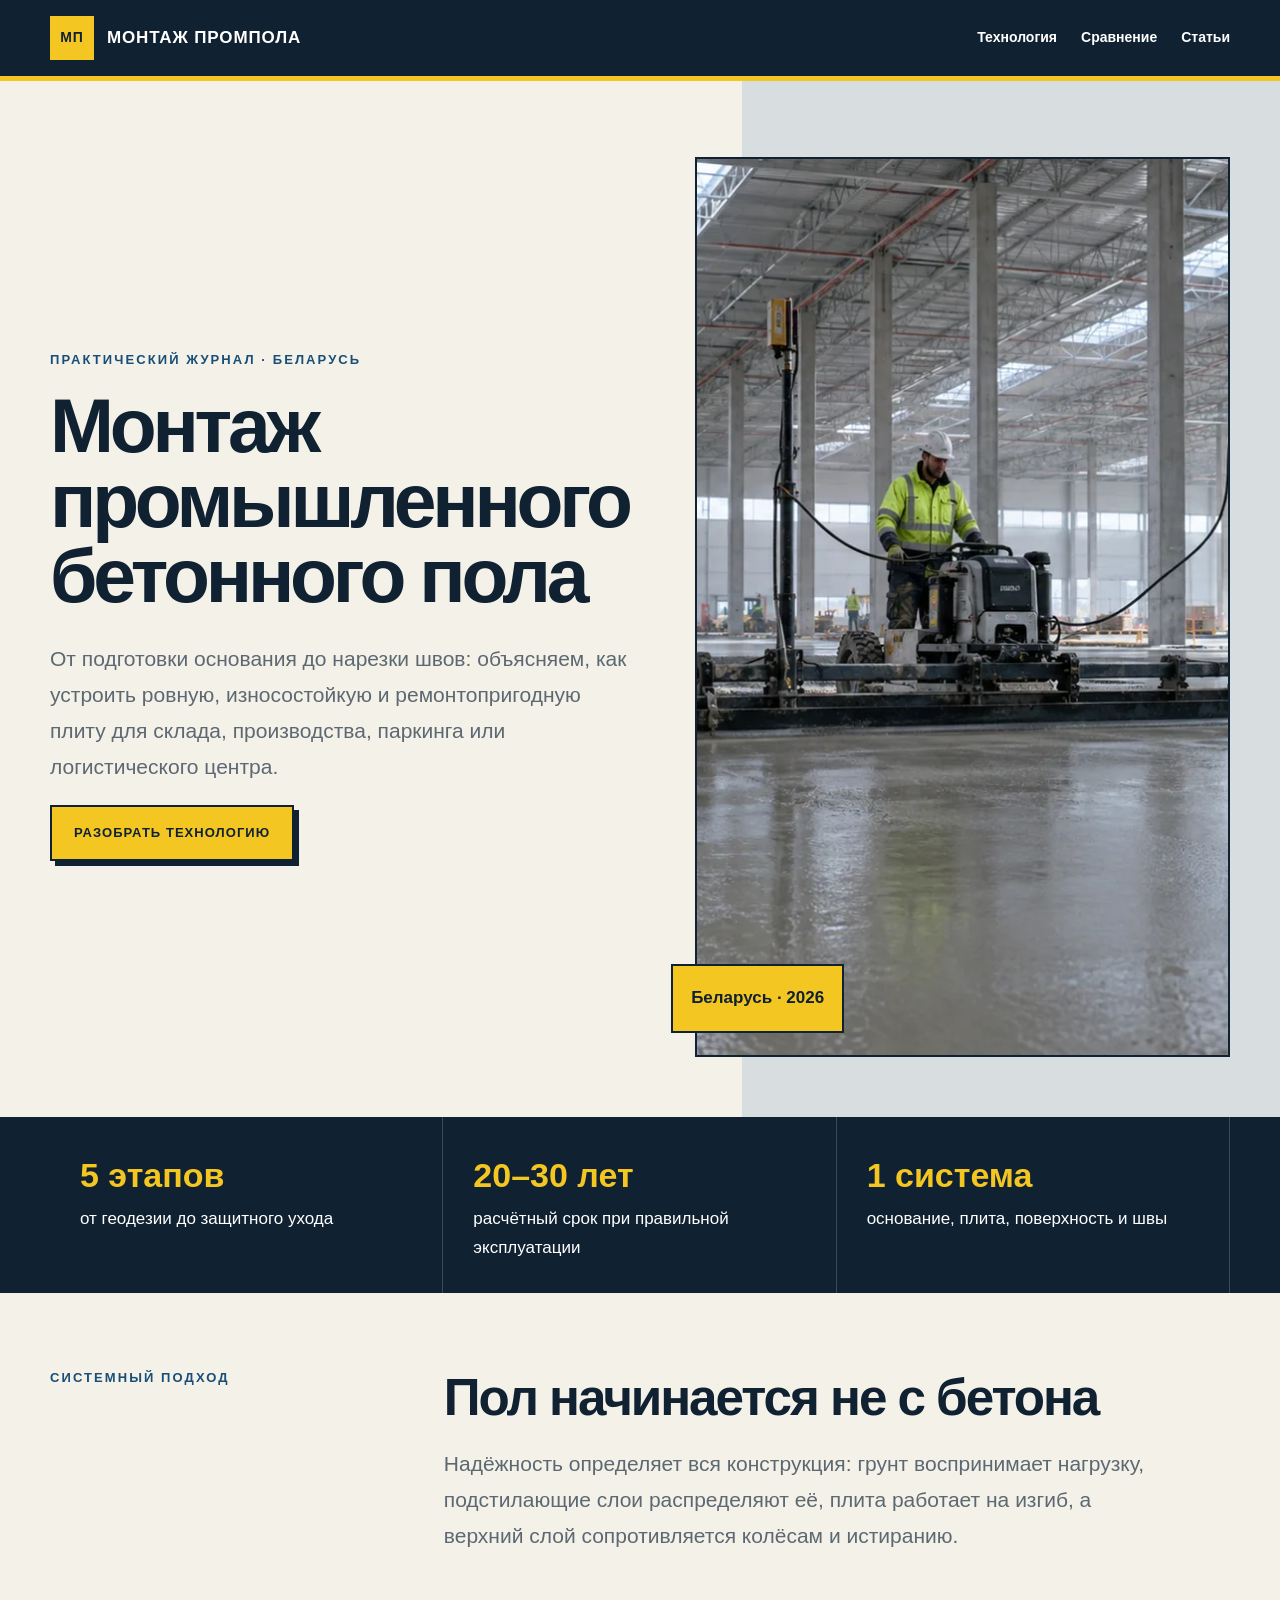
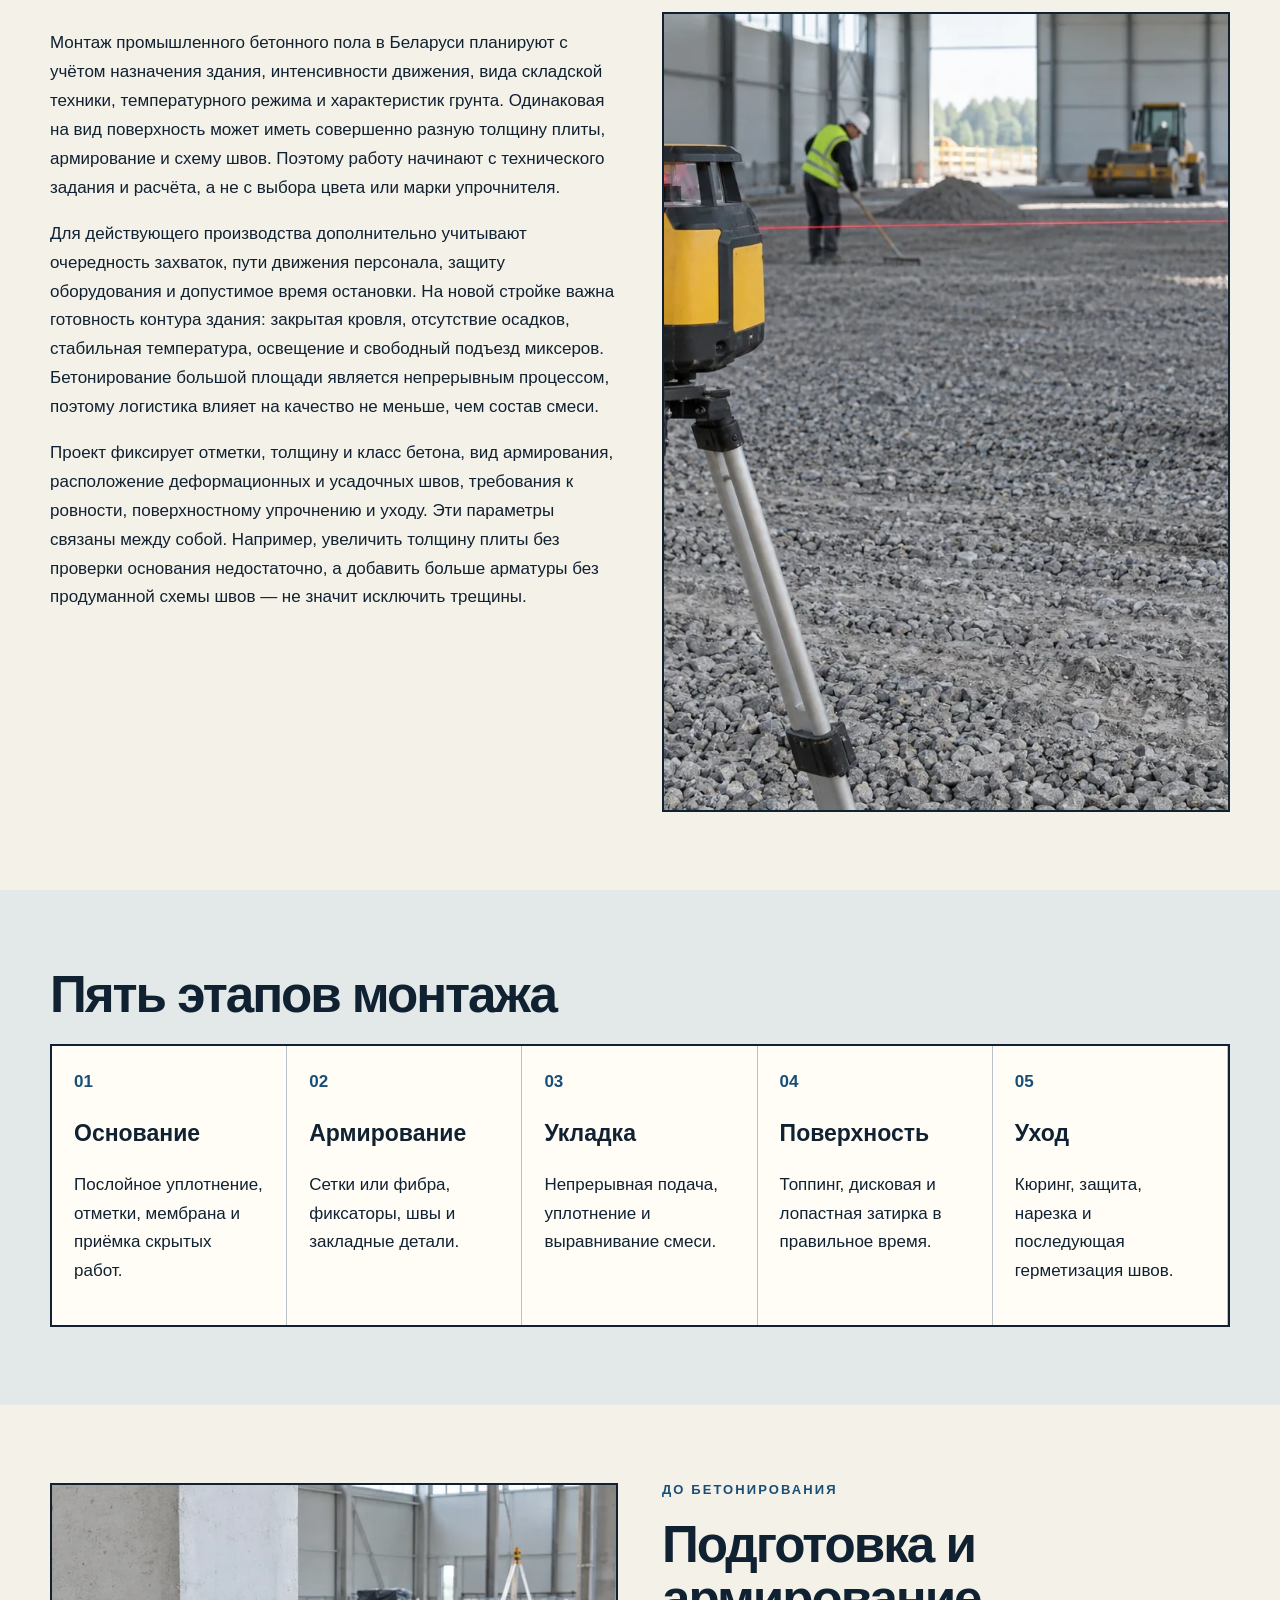
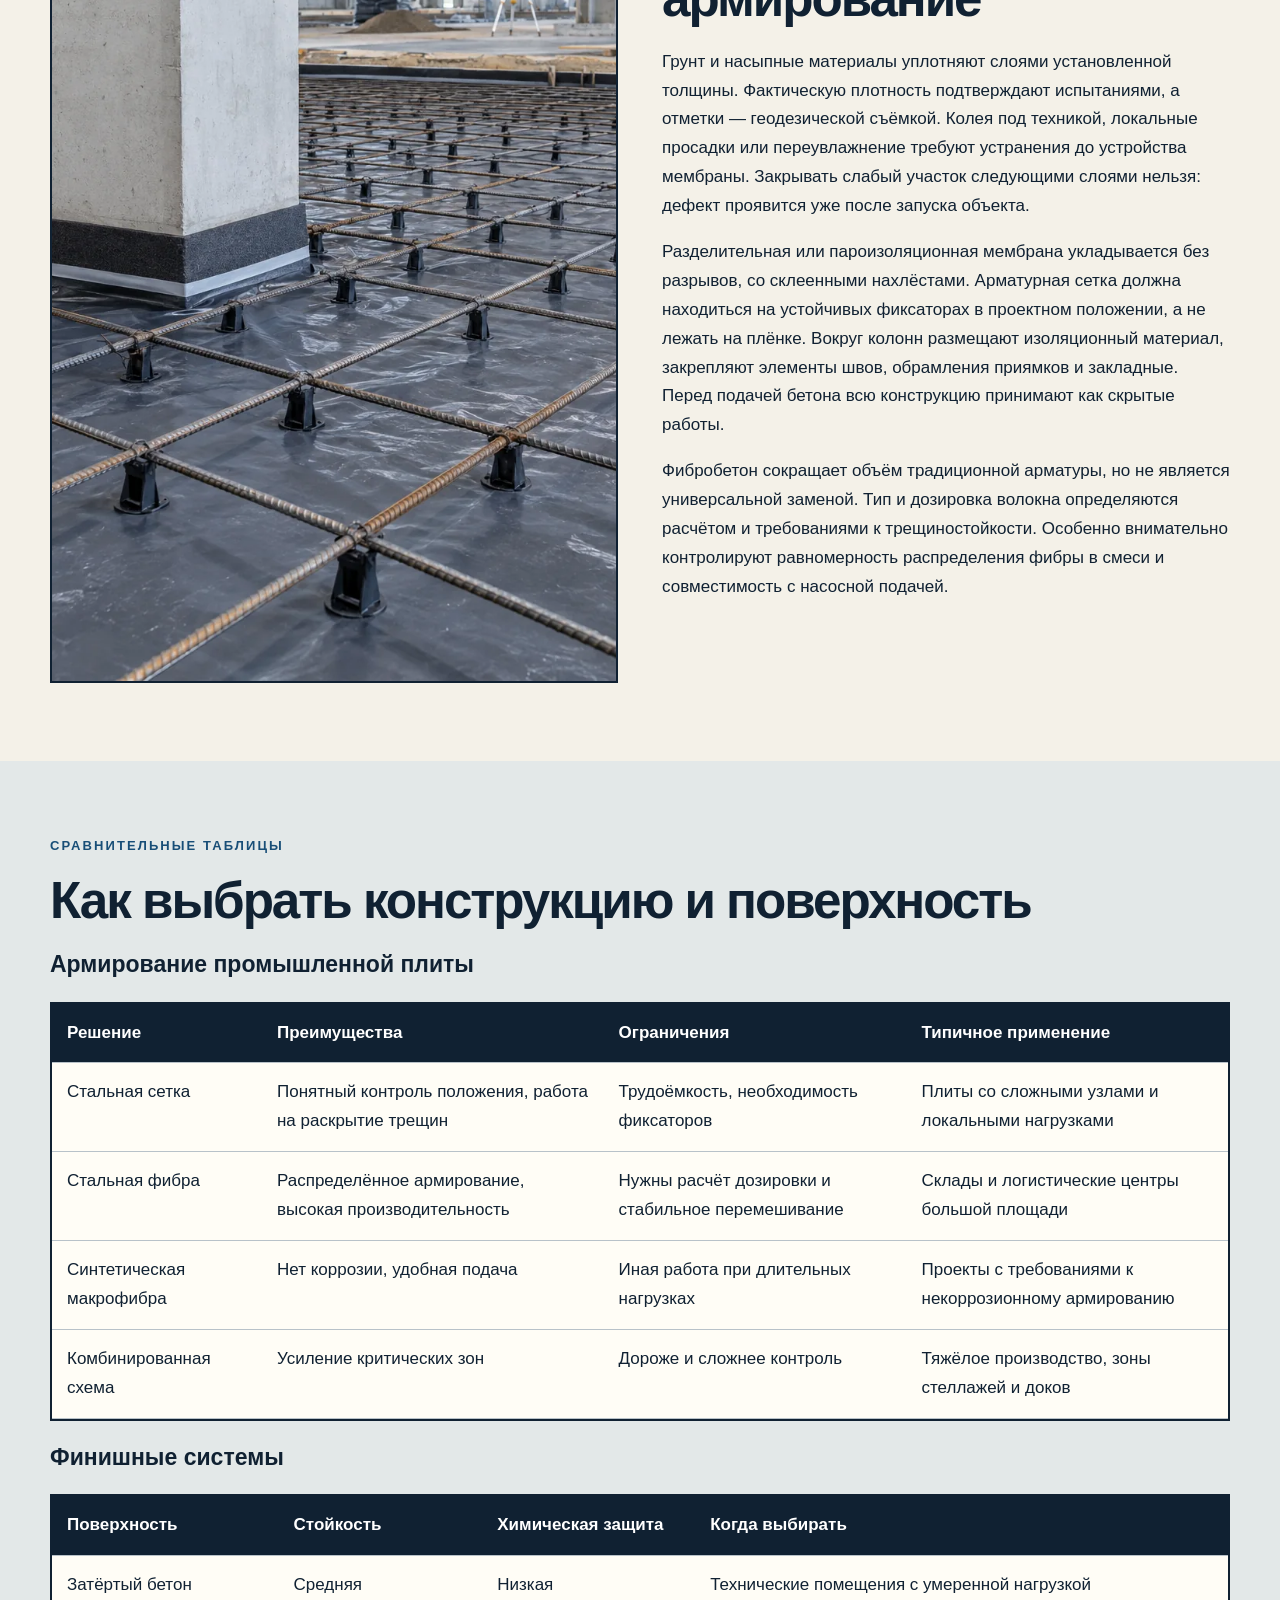
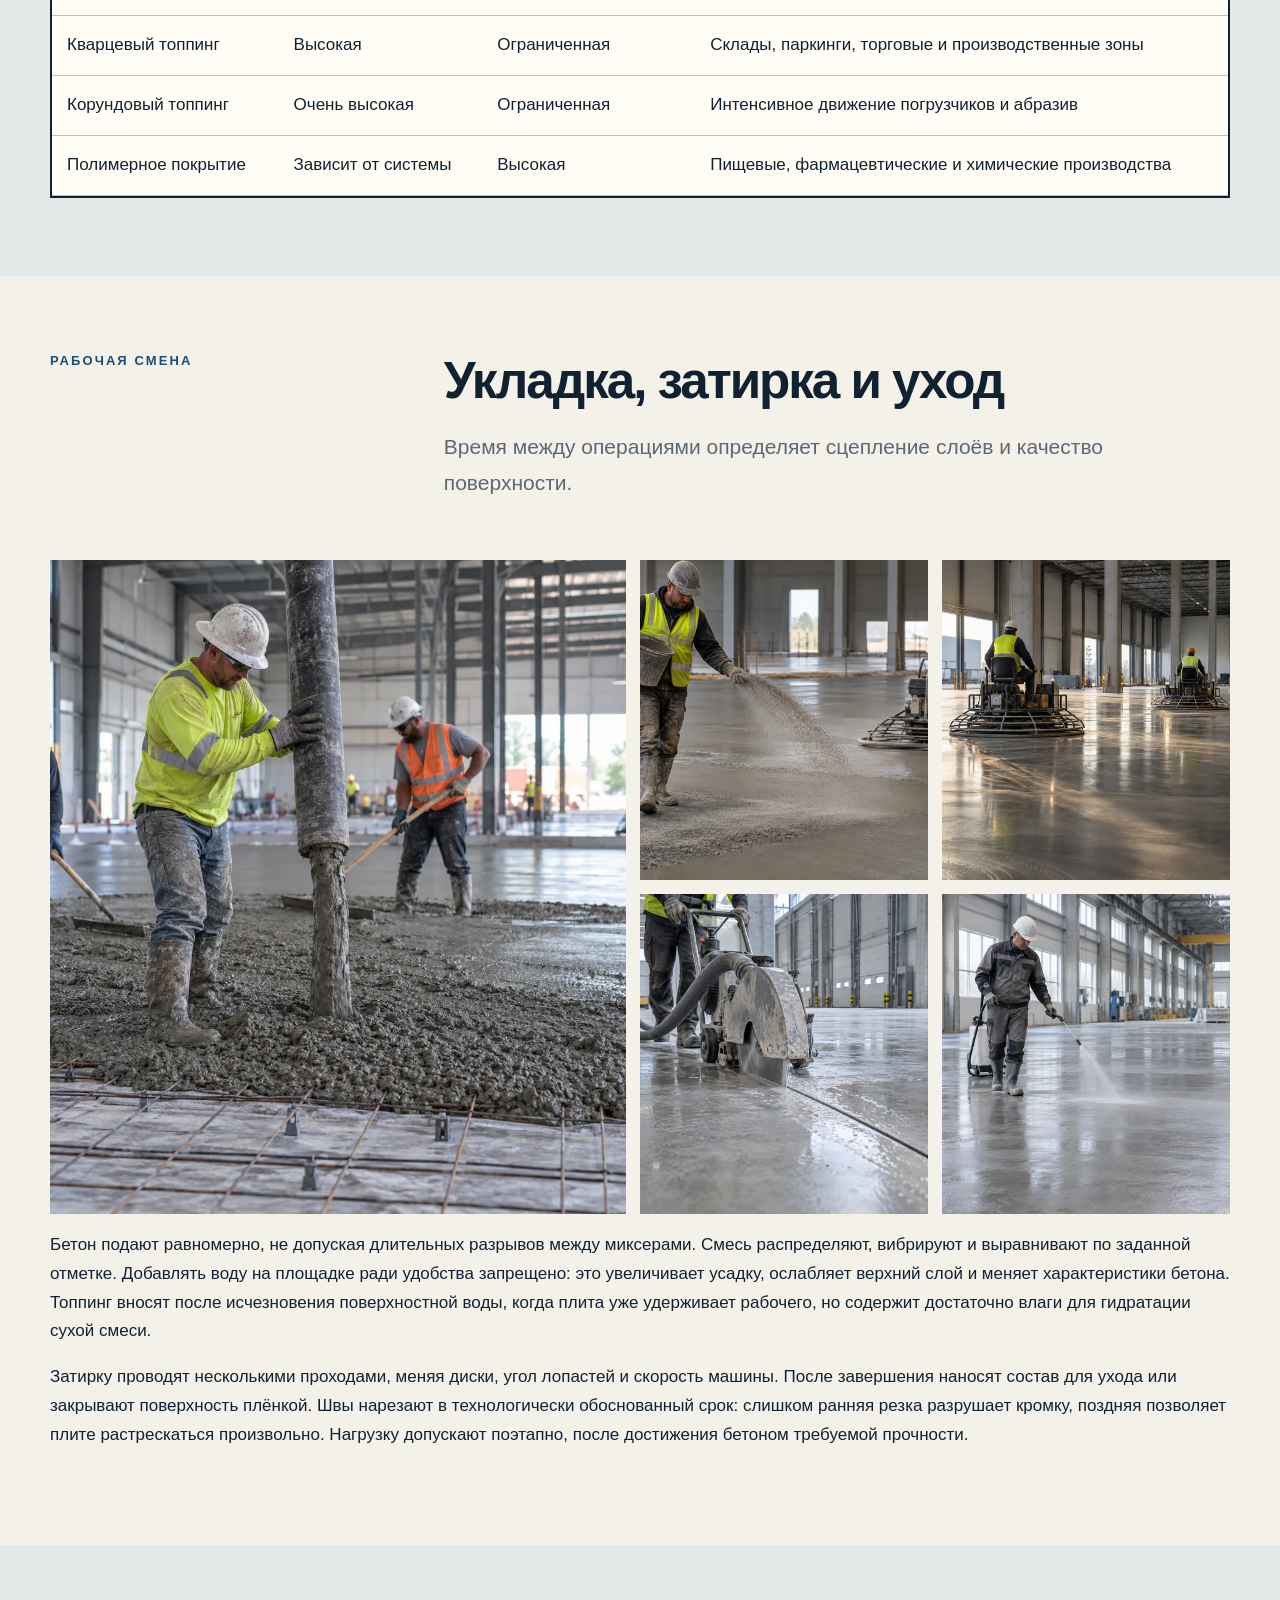
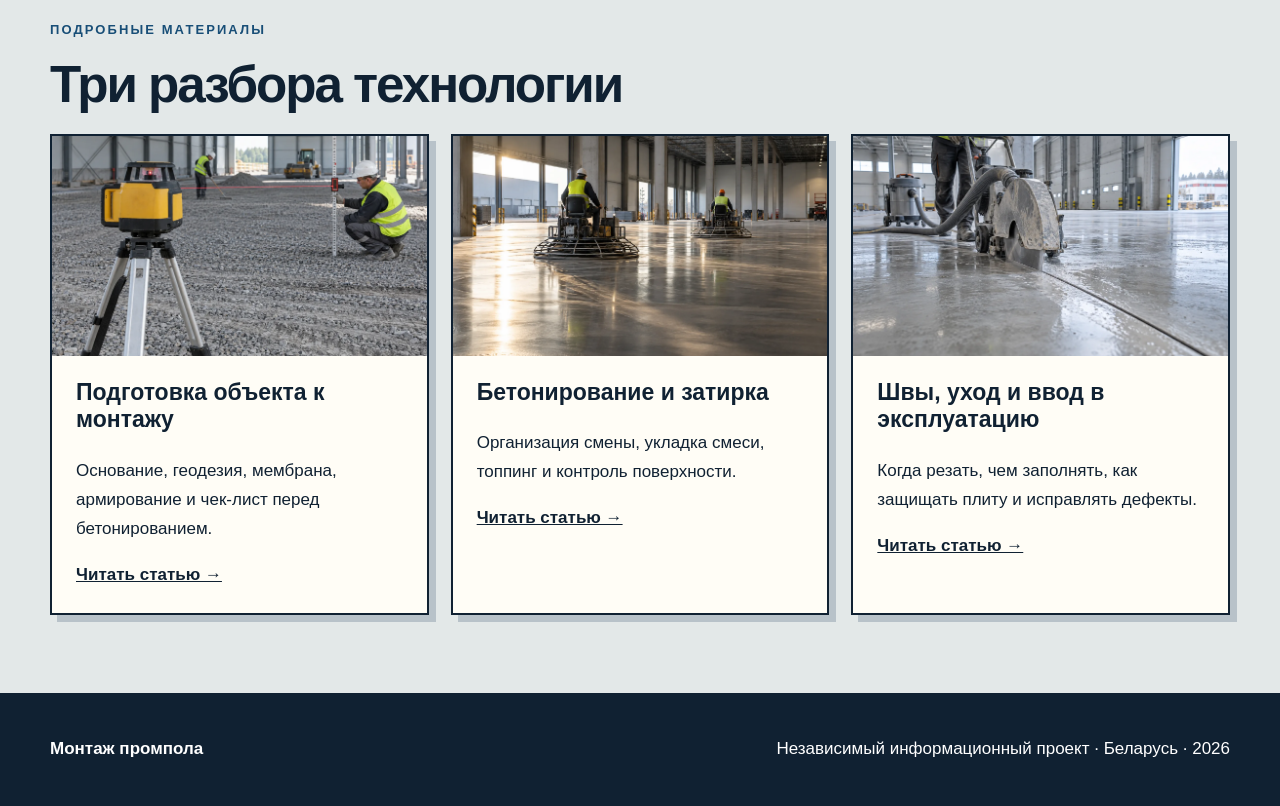
<file: index.html>
<!doctype html><html lang="ru"><head><!-- Google tag (gtag.js) --><script async src="https://www.googletagmanager.com/gtag/js?id=G-F4M07C4292"></script><script>window.dataLayer=window.dataLayer||[];function gtag(){dataLayer.push(arguments);}gtag("js",new Date());gtag("config","G-F4M07C4292");</script><meta charset="utf-8"><meta name="viewport" content="width=device-width,initial-scale=1"><title>Монтаж промышленного бетонного пола в Беларуси — этапы и технологии</title><meta name="description" content="Практический гид по монтажу промышленных бетонных полов в Беларуси: основание, армирование, бетонирование, топпинг, затирка, швы и контроль качества."><link rel="canonical" href="https://montazprompola.eu/"><link rel="icon" href="/assets/favicon.svg"><link rel="stylesheet" href="/assets/style.css"><meta property="og:type" content="website"><meta property="og:title" content="Монтаж промышленного бетонного пола в Беларуси"><meta property="og:description" content="Технология устройства долговечного пола для склада, производства, паркинга и логистического комплекса."><meta property="og:image" content="https://montazprompola.eu/assets/images/hero-installation.webp"><script type="application/ld+json">{"@context":"https://schema.org","@type":"WebSite","name":"Монтаж промпола","url":"https://montazprompola.eu/","inLanguage":"ru-BY"}</script></head><body><header class="site-header"><div class="wrap header-inner"><a class="brand" href="/"><span class="brand-mark">МП</span><span>Монтаж промпола</span></a><nav class="nav"><a href="#technology">Технология</a><a href="#tables">Сравнение</a><a href="#articles">Статьи</a></nav></div></header><main><section class="hero"><div class="wrap hero-grid"><div><div class="kicker">Практический журнал · Беларусь</div><h1>Монтаж промышленного бетонного пола</h1><p>От подготовки основания до нарезки швов: объясняем, как устроить ровную, износостойкую и ремонтопригодную плиту для склада, производства, паркинга или логистического центра.</p><a class="button" href="#technology">Разобрать технологию</a></div><div class="hero-visual"><img src="/assets/images/hero-installation.webp" width="1200" height="900" alt="Монтаж промышленного бетонного пола в большом складском здании"><div class="hero-stamp">Беларусь · 2026</div></div></div></section><section class="stats"><div class="wrap stats-grid"><div class="stat"><strong>5 этапов</strong>от геодезии до защитного ухода</div><div class="stat"><strong>20–30 лет</strong>расчётный срок при правильной эксплуатации</div><div class="stat"><strong>1 система</strong>основание, плита, поверхность и швы</div></div></section><section class="section" id="technology"><div class="wrap"><div class="section-head"><div class="kicker">Системный подход</div><div><h2>Пол начинается не с бетона</h2><p class="lead">Надёжность определяет вся конструкция: грунт воспринимает нагрузку, подстилающие слои распределяют её, плита работает на изгиб, а верхний слой сопротивляется колёсам и истиранию.</p></div></div><div class="content-grid"><div><p>Монтаж промышленного бетонного пола в Беларуси планируют с учётом назначения здания, интенсивности движения, вида складской техники, температурного режима и характеристик грунта. Одинаковая на вид поверхность может иметь совершенно разную толщину плиты, армирование и схему швов. Поэтому работу начинают с технического задания и расчёта, а не с выбора цвета или марки упрочнителя.</p><p>Для действующего производства дополнительно учитывают очередность захваток, пути движения персонала, защиту оборудования и допустимое время остановки. На новой стройке важна готовность контура здания: закрытая кровля, отсутствие осадков, стабильная температура, освещение и свободный подъезд миксеров. Бетонирование большой площади является непрерывным процессом, поэтому логистика влияет на качество не меньше, чем состав смеси.</p><p>Проект фиксирует отметки, толщину и класс бетона, вид армирования, расположение деформационных и усадочных швов, требования к ровности, поверхностному упрочнению и уходу. Эти параметры связаны между собой. Например, увеличить толщину плиты без проверки основания недостаточно, а добавить больше арматуры без продуманной схемы швов — не значит исключить трещины.</p></div><img src="/assets/images/level-control.webp" width="1200" height="800" alt="Контроль отметок основания лазерным нивелиром" loading="lazy"></div></div></section><section class="section alt"><div class="wrap"><h2>Пять этапов монтажа</h2><div class="steps"><div class="step"><h3>Основание</h3><p>Послойное уплотнение, отметки, мембрана и приёмка скрытых работ.</p></div><div class="step"><h3>Армирование</h3><p>Сетки или фибра, фиксаторы, швы и закладные детали.</p></div><div class="step"><h3>Укладка</h3><p>Непрерывная подача, уплотнение и выравнивание смеси.</p></div><div class="step"><h3>Поверхность</h3><p>Топпинг, дисковая и лопастная затирка в правильное время.</p></div><div class="step"><h3>Уход</h3><p>Кюринг, защита, нарезка и последующая герметизация швов.</p></div></div></div></section><section class="section"><div class="wrap"><div class="content-grid"><img src="/assets/images/reinforcement.webp" width="1200" height="800" alt="Армирование плиты промышленного пола" loading="lazy"><div><div class="kicker">До бетонирования</div><h2>Подготовка и армирование</h2><p>Грунт и насыпные материалы уплотняют слоями установленной толщины. Фактическую плотность подтверждают испытаниями, а отметки — геодезической съёмкой. Колея под техникой, локальные просадки или переувлажнение требуют устранения до устройства мембраны. Закрывать слабый участок следующими слоями нельзя: дефект проявится уже после запуска объекта.</p><p>Разделительная или пароизоляционная мембрана укладывается без разрывов, со склеенными нахлёстами. Арматурная сетка должна находиться на устойчивых фиксаторах в проектном положении, а не лежать на плёнке. Вокруг колонн размещают изоляционный материал, закрепляют элементы швов, обрамления приямков и закладные. Перед подачей бетона всю конструкцию принимают как скрытые работы.</p><p>Фибробетон сокращает объём традиционной арматуры, но не является универсальной заменой. Тип и дозировка волокна определяются расчётом и требованиями к трещиностойкости. Особенно внимательно контролируют равномерность распределения фибры в смеси и совместимость с насосной подачей.</p></div></div></div></section><section class="section alt" id="tables"><div class="wrap"><div class="kicker">Сравнительные таблицы</div><h2>Как выбрать конструкцию и поверхность</h2><h3>Армирование промышленной плиты</h3><div class="table-wrap"><table><thead><tr><th>Решение</th><th>Преимущества</th><th>Ограничения</th><th>Типичное применение</th></tr></thead><tbody><tr><td>Стальная сетка</td><td>Понятный контроль положения, работа на раскрытие трещин</td><td>Трудоёмкость, необходимость фиксаторов</td><td>Плиты со сложными узлами и локальными нагрузками</td></tr><tr><td>Стальная фибра</td><td>Распределённое армирование, высокая производительность</td><td>Нужны расчёт дозировки и стабильное перемешивание</td><td>Склады и логистические центры большой площади</td></tr><tr><td>Синтетическая макрофибра</td><td>Нет коррозии, удобная подача</td><td>Иная работа при длительных нагрузках</td><td>Проекты с требованиями к некоррозионному армированию</td></tr><tr><td>Комбинированная схема</td><td>Усиление критических зон</td><td>Дороже и сложнее контроль</td><td>Тяжёлое производство, зоны стеллажей и доков</td></tr></tbody></table></div><h3>Финишные системы</h3><div class="table-wrap"><table><thead><tr><th>Поверхность</th><th>Стойкость</th><th>Химическая защита</th><th>Когда выбирать</th></tr></thead><tbody><tr><td>Затёртый бетон</td><td>Средняя</td><td>Низкая</td><td>Технические помещения с умеренной нагрузкой</td></tr><tr><td>Кварцевый топпинг</td><td>Высокая</td><td>Ограниченная</td><td>Склады, паркинги, торговые и производственные зоны</td></tr><tr><td>Корундовый топпинг</td><td>Очень высокая</td><td>Ограниченная</td><td>Интенсивное движение погрузчиков и абразив</td></tr><tr><td>Полимерное покрытие</td><td>Зависит от системы</td><td>Высокая</td><td>Пищевые, фармацевтические и химические производства</td></tr></tbody></table></div></div></section><section class="section"><div class="wrap"><div class="section-head"><div class="kicker">Рабочая смена</div><div><h2>Укладка, затирка и уход</h2><p class="lead">Время между операциями определяет сцепление слоёв и качество поверхности.</p></div></div><div class="gallery"><img src="/assets/images/concrete-pouring.webp" alt="Подача бетонной смеси" loading="lazy"><img src="/assets/images/dry-shake.webp" alt="Внесение сухого упрочнителя" loading="lazy"><img src="/assets/images/power-trowels.webp" alt="Затирка промышленного пола" loading="lazy"><img src="/assets/images/joint-cutting.webp" alt="Нарезка усадочных швов" loading="lazy"><img src="/assets/images/curing.webp" alt="Уход за бетонной поверхностью" loading="lazy"></div><p>Бетон подают равномерно, не допуская длительных разрывов между миксерами. Смесь распределяют, вибрируют и выравнивают по заданной отметке. Добавлять воду на площадке ради удобства запрещено: это увеличивает усадку, ослабляет верхний слой и меняет характеристики бетона. Топпинг вносят после исчезновения поверхностной воды, когда плита уже удерживает рабочего, но содержит достаточно влаги для гидратации сухой смеси.</p><p>Затирку проводят несколькими проходами, меняя диски, угол лопастей и скорость машины. После завершения наносят состав для ухода или закрывают поверхность плёнкой. Швы нарезают в технологически обоснованный срок: слишком ранняя резка разрушает кромку, поздняя позволяет плите растрескаться произвольно. Нагрузку допускают поэтапно, после достижения бетоном требуемой прочности.</p></div></section><section class="section alt" id="articles"><div class="wrap"><div class="kicker">Подробные материалы</div><h2>Три разбора технологии</h2><div class="cards"><article class="card"><img src="/assets/images/level-control.webp" alt="Подготовка основания"><h3>Подготовка объекта к монтажу</h3><p>Основание, геодезия, мембрана, армирование и чек-лист перед бетонированием.</p><a href="/podgotovka-k-montazhu">Читать статью →</a></article><article class="card"><img src="/assets/images/power-trowels.webp" alt="Бетонирование и затирка"><h3>Бетонирование и затирка</h3><p>Организация смены, укладка смеси, топпинг и контроль поверхности.</p><a href="/betonirovanie-i-zatirka">Читать статью →</a></article><article class="card"><img src="/assets/images/joint-cutting.webp" alt="Швы и уход"><h3>Швы, уход и ввод в эксплуатацию</h3><p>Когда резать, чем заполнять, как защищать плиту и исправлять дефекты.</p><a href="/shvy-i-uhod">Читать статью →</a></article></div></div></section></main><footer class="site-footer"><div class="wrap footer-grid"><strong>Монтаж промпола</strong><span>Независимый информационный проект · Беларусь · 2026</span></div></footer></body></html>
</file>
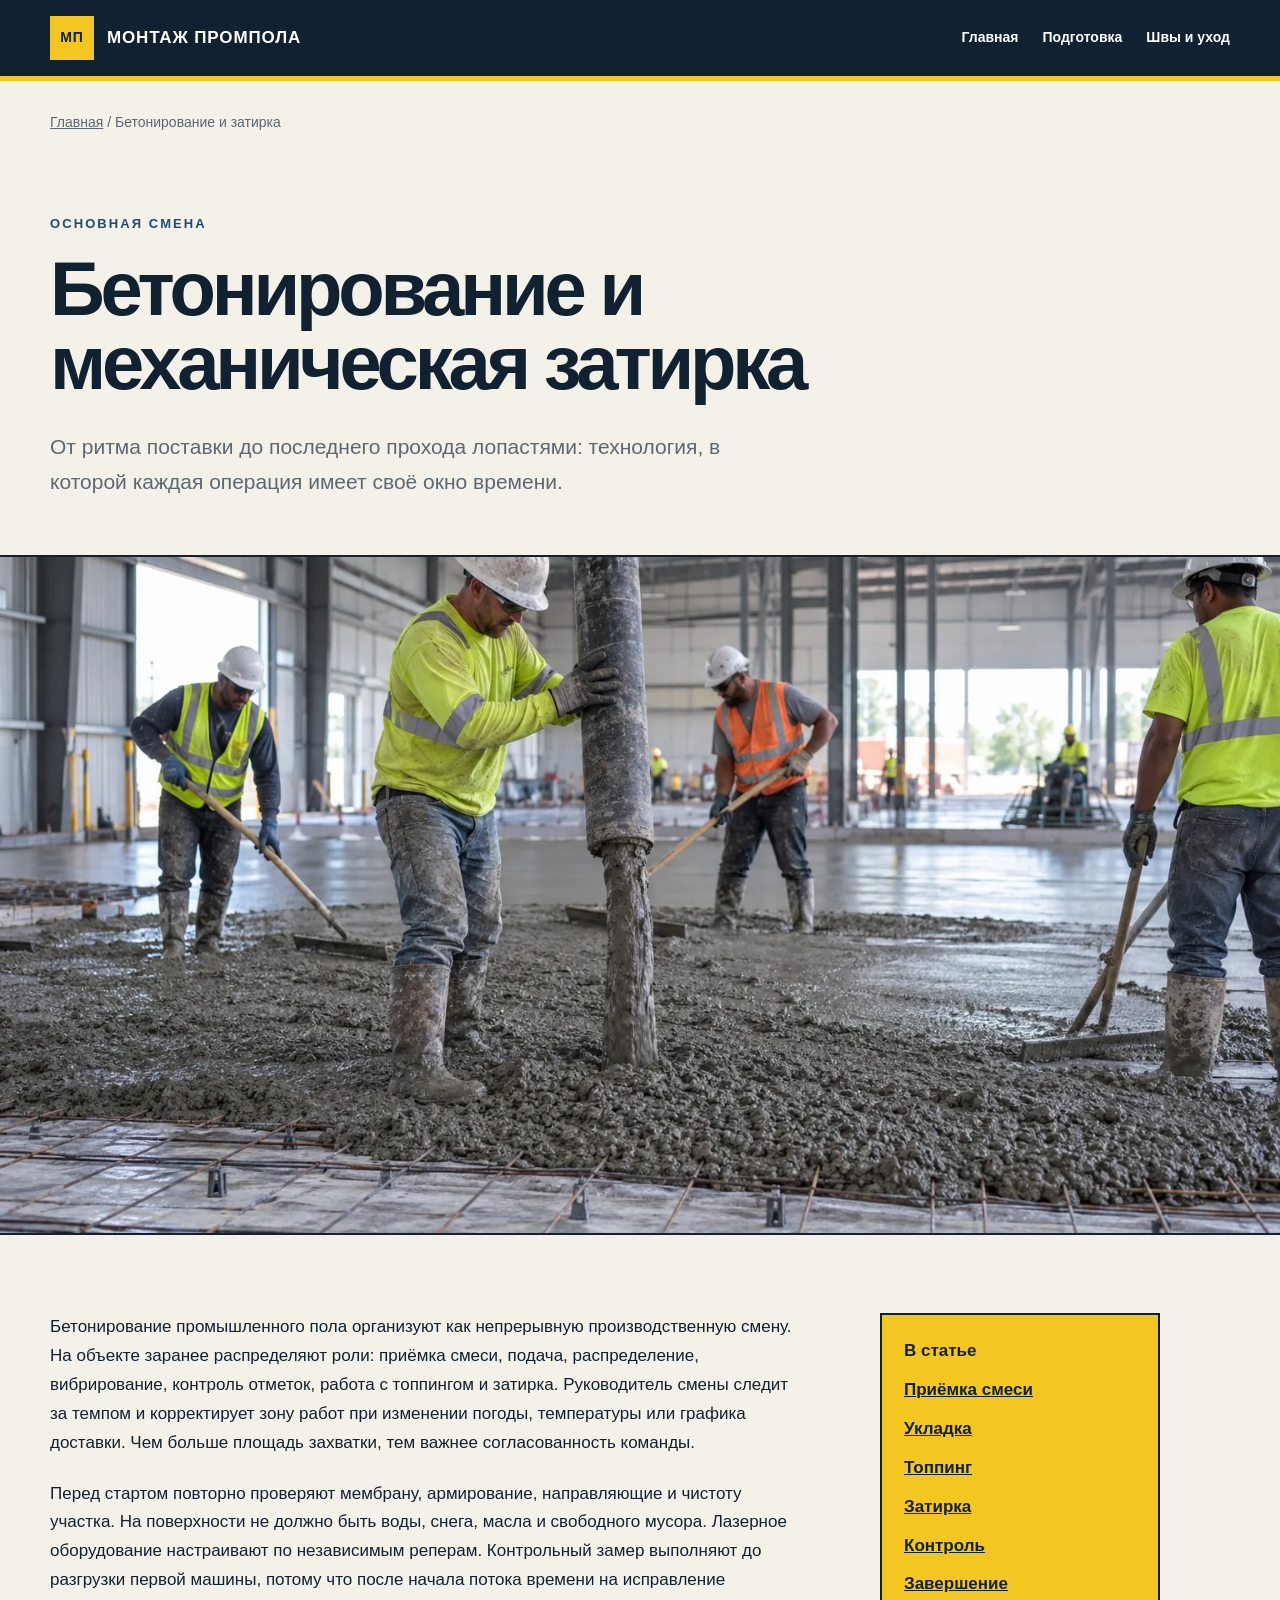
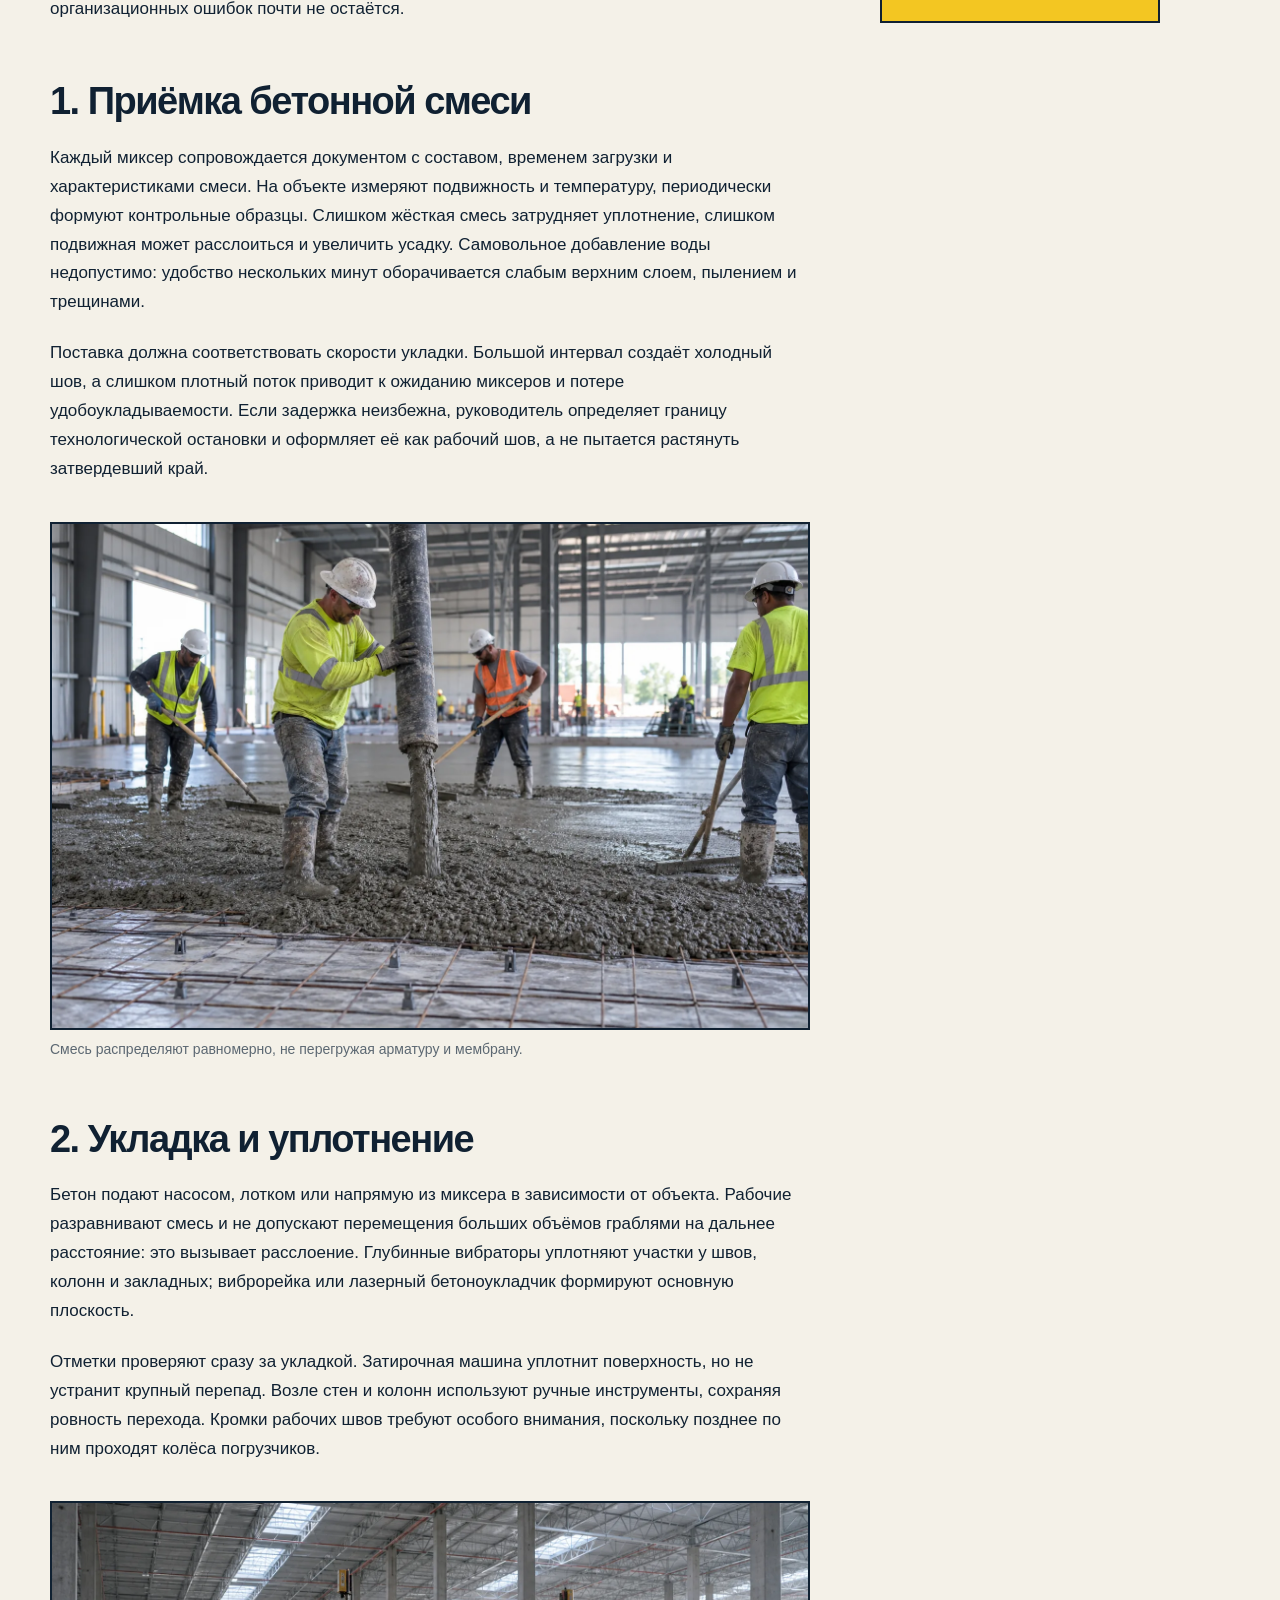
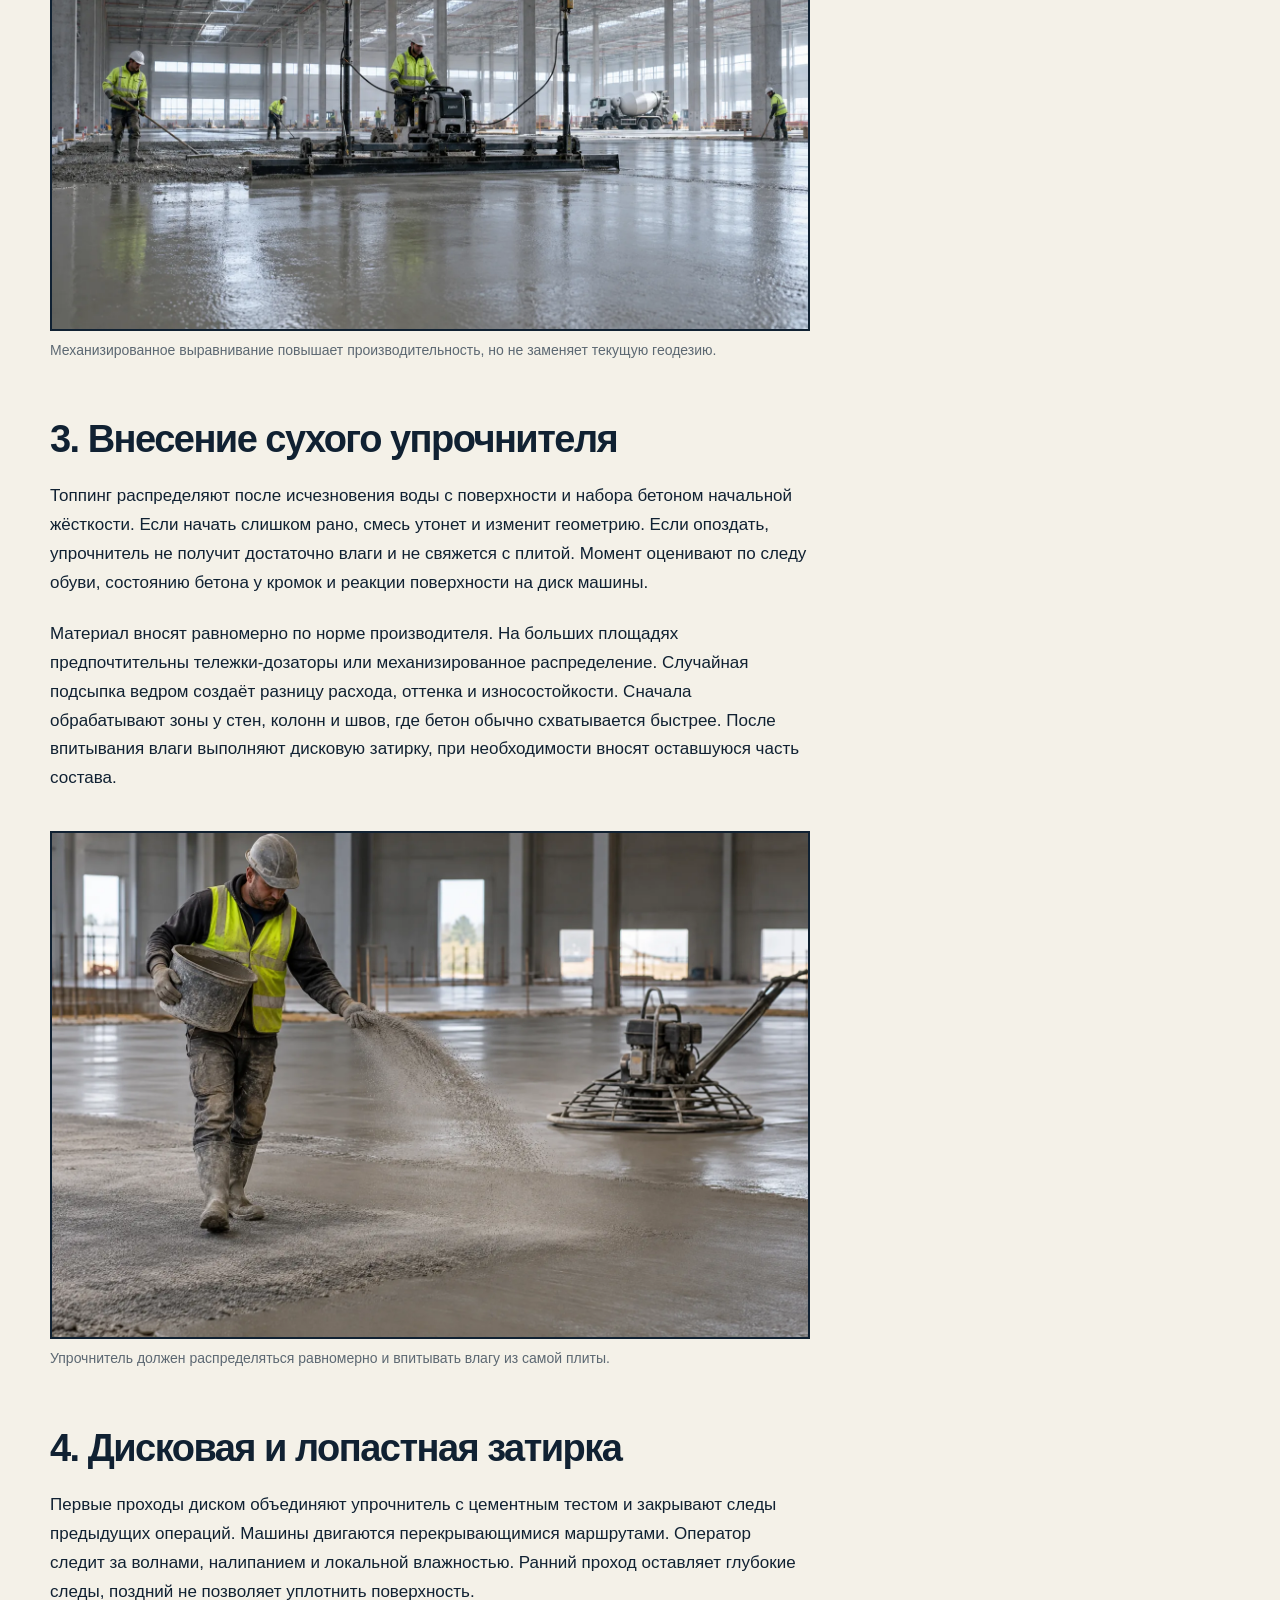
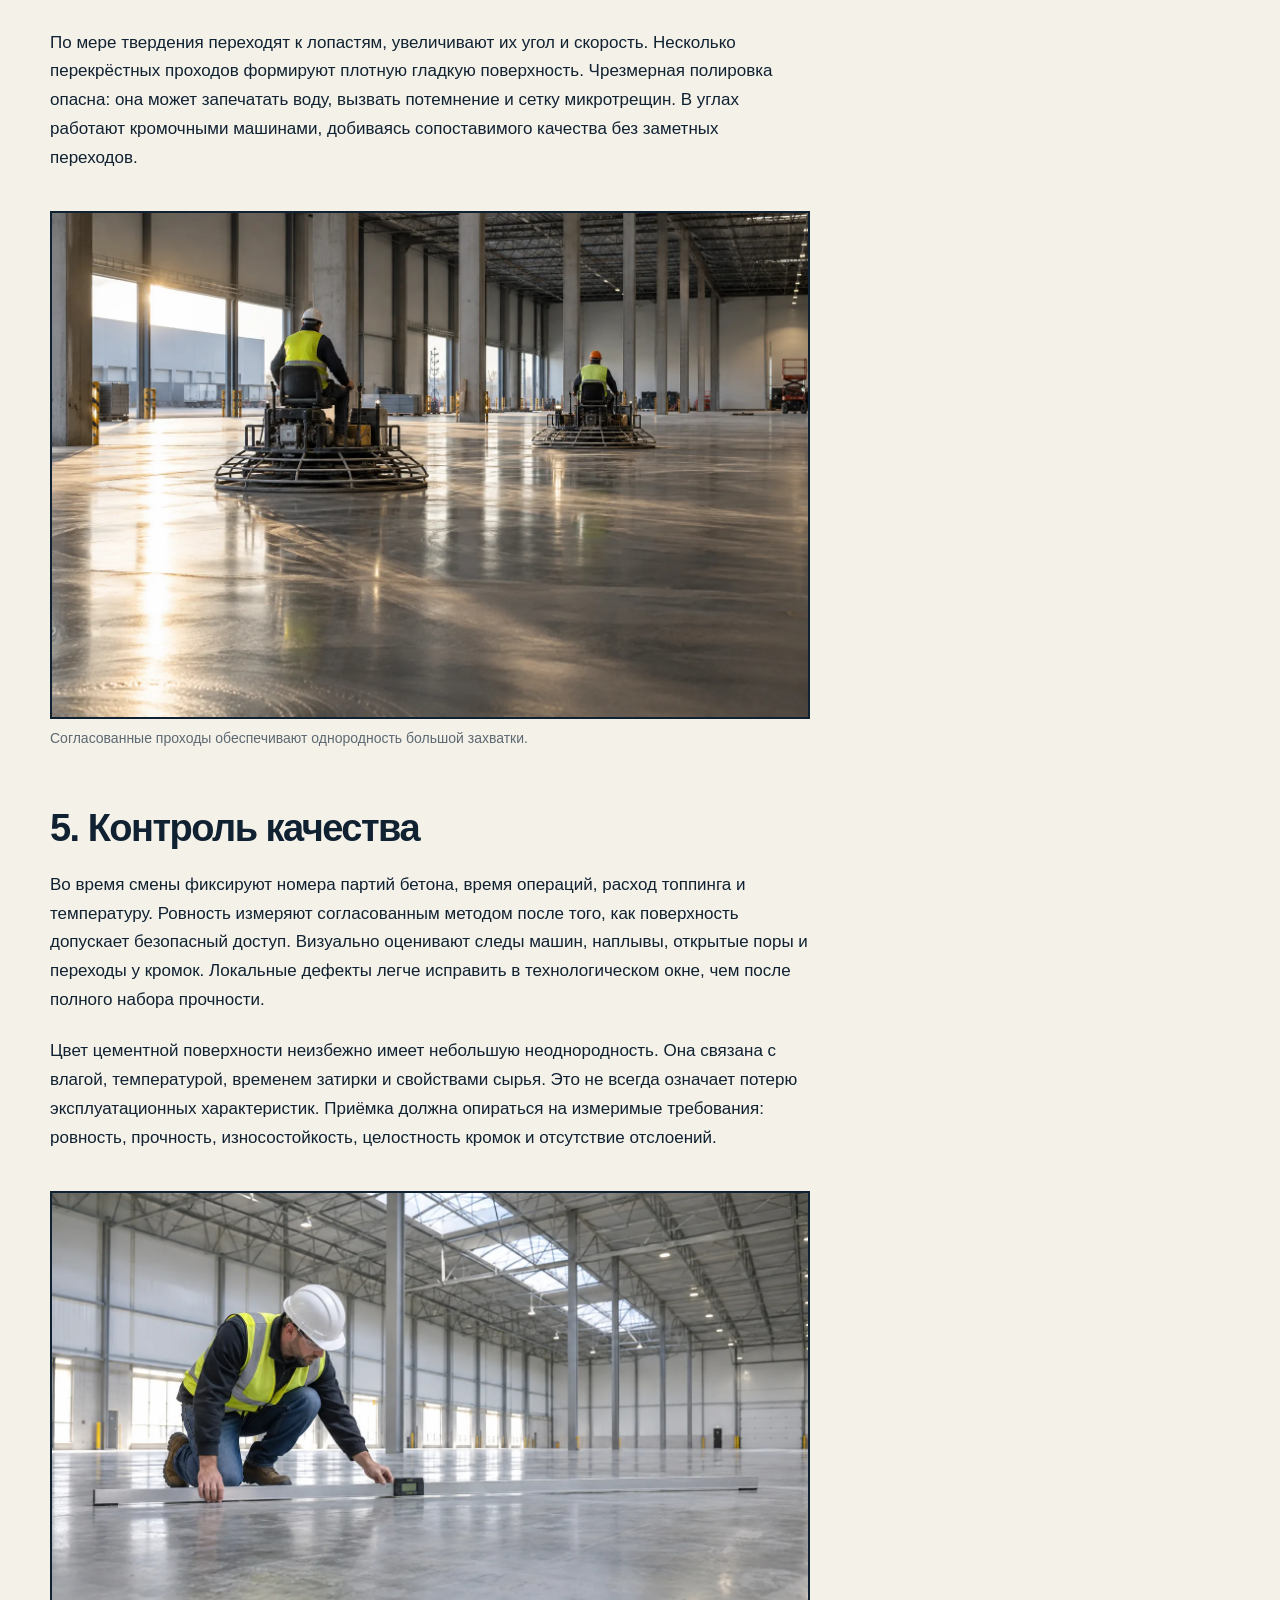
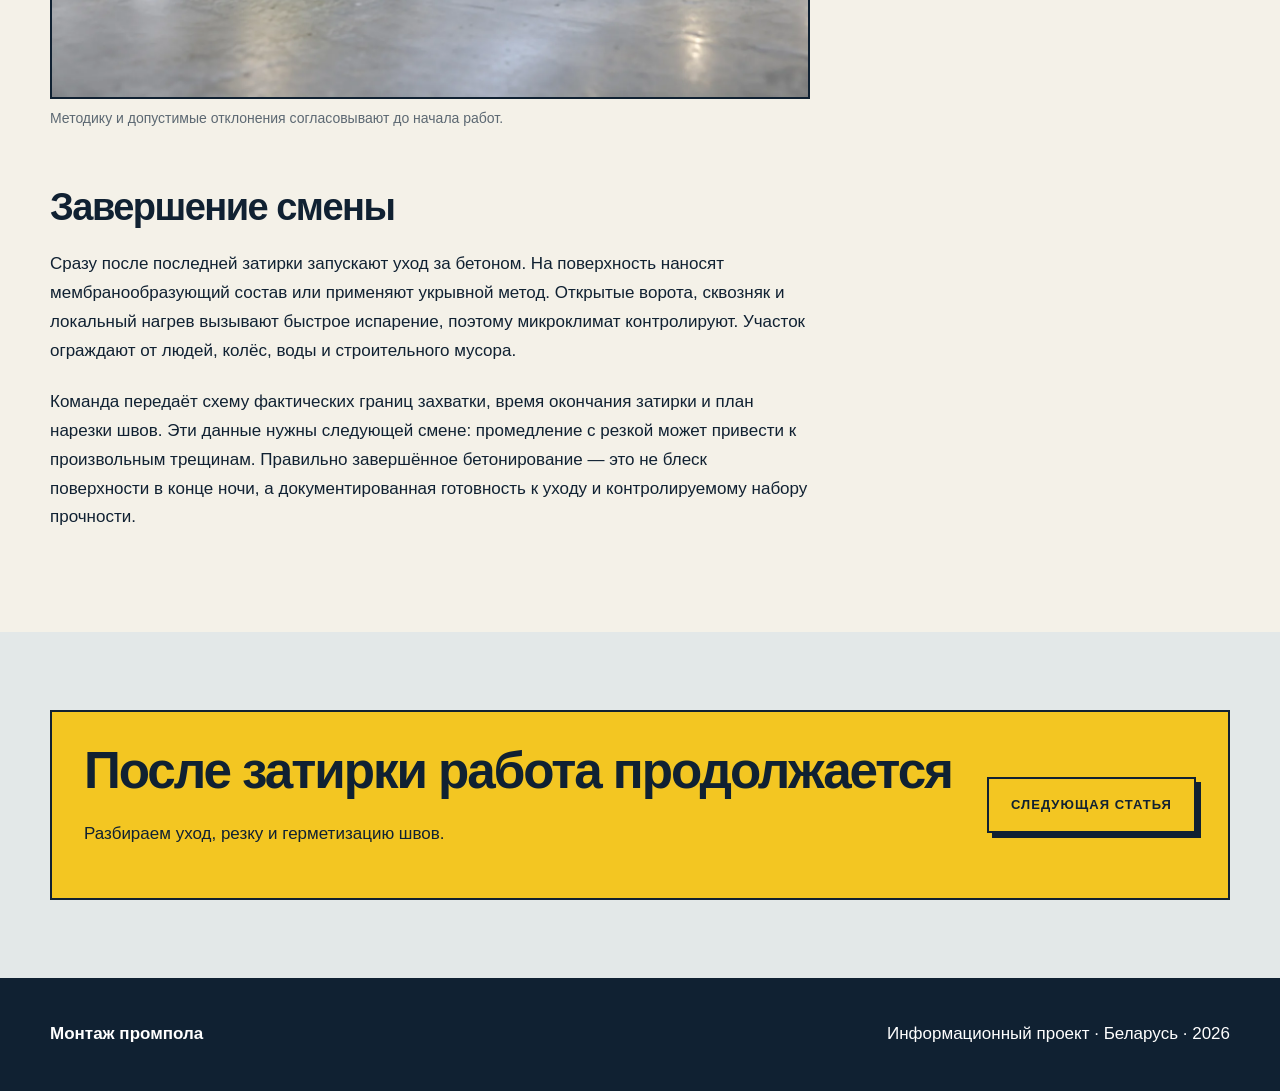
<file: betonirovanie-i-zatirka.html>
<!doctype html><html lang="ru"><head><!-- Google tag (gtag.js) --><script async src="https://www.googletagmanager.com/gtag/js?id=G-F4M07C4292"></script><script>window.dataLayer=window.dataLayer||[];function gtag(){dataLayer.push(arguments);}gtag("js",new Date());gtag("config","G-F4M07C4292");</script><meta charset="utf-8"><meta name="viewport" content="width=device-width,initial-scale=1"><title>Бетонирование и затирка промышленного пола</title><meta name="description" content="Технология бетонирования промышленного пола: поставка смеси, укладка, уплотнение, топпинг, механическая затирка и контроль ровности."><link rel="canonical" href="https://montazprompola.eu/betonirovanie-i-zatirka"><link rel="icon" href="/assets/favicon.svg"><link rel="stylesheet" href="/assets/style.css"><meta property="og:type" content="article"><meta property="og:title" content="Бетонирование и затирка промышленного пола"><meta property="og:image" content="https://montazprompola.eu/assets/images/power-trowels.webp"><script type="application/ld+json">{"@context":"https://schema.org","@type":"Article","headline":"Бетонирование и затирка промышленного пола","datePublished":"2026-09-16","dateModified":"2026-09-16","inLanguage":"ru-BY","mainEntityOfPage":"https://montazprompola.eu/betonirovanie-i-zatirka","image":"https://montazprompola.eu/assets/images/power-trowels.webp"}</script></head><body><header class="site-header"><div class="wrap header-inner"><a class="brand" href="/"><span class="brand-mark">МП</span><span>Монтаж промпола</span></a><nav class="nav"><a href="/">Главная</a><a href="/podgotovka-k-montazhu">Подготовка</a><a href="/shvy-i-uhod">Швы и уход</a></nav></div></header><main><div class="wrap"><div class="breadcrumbs"><a href="/">Главная</a> / Бетонирование и затирка</div><section class="article-hero"><div class="kicker">Основная смена</div><h1>Бетонирование и механическая затирка</h1><p class="lead">От ритма поставки до последнего прохода лопастями: технология, в которой каждая операция имеет своё окно времени.</p></section></div><img class="article-cover" src="/assets/images/concrete-pouring.webp" alt="Укладка бетонной смеси промышленного пола"><section class="section"><div class="wrap article-layout"><article class="article-body"><p>Бетонирование промышленного пола организуют как непрерывную производственную смену. На объекте заранее распределяют роли: приёмка смеси, подача, распределение, вибрирование, контроль отметок, работа с топпингом и затирка. Руководитель смены следит за темпом и корректирует зону работ при изменении погоды, температуры или графика доставки. Чем больше площадь захватки, тем важнее согласованность команды.</p><p>Перед стартом повторно проверяют мембрану, армирование, направляющие и чистоту участка. На поверхности не должно быть воды, снега, масла и свободного мусора. Лазерное оборудование настраивают по независимым реперам. Контрольный замер выполняют до разгрузки первой машины, потому что после начала потока времени на исправление организационных ошибок почти не остаётся.</p><h2 id="mix">1. Приёмка бетонной смеси</h2><p>Каждый миксер сопровождается документом с составом, временем загрузки и характеристиками смеси. На объекте измеряют подвижность и температуру, периодически формуют контрольные образцы. Слишком жёсткая смесь затрудняет уплотнение, слишком подвижная может расслоиться и увеличить усадку. Самовольное добавление воды недопустимо: удобство нескольких минут оборачивается слабым верхним слоем, пылением и трещинами.</p><p>Поставка должна соответствовать скорости укладки. Большой интервал создаёт холодный шов, а слишком плотный поток приводит к ожиданию миксеров и потере удобоукладываемости. Если задержка неизбежна, руководитель определяет границу технологической остановки и оформляет её как рабочий шов, а не пытается растянуть затвердевший край.</p><figure><img src="/assets/images/concrete-pouring.webp" alt="Распределение бетонной смеси в производственном здании"><figcaption>Смесь распределяют равномерно, не перегружая арматуру и мембрану.</figcaption></figure><h2 id="placement">2. Укладка и уплотнение</h2><p>Бетон подают насосом, лотком или напрямую из миксера в зависимости от объекта. Рабочие разравнивают смесь и не допускают перемещения больших объёмов граблями на дальнее расстояние: это вызывает расслоение. Глубинные вибраторы уплотняют участки у швов, колонн и закладных; виброрейка или лазерный бетоноукладчик формируют основную плоскость.</p><p>Отметки проверяют сразу за укладкой. Затирочная машина уплотнит поверхность, но не устранит крупный перепад. Возле стен и колонн используют ручные инструменты, сохраняя ровность перехода. Кромки рабочих швов требуют особого внимания, поскольку позднее по ним проходят колёса погрузчиков.</p><figure><img src="/assets/images/hero-installation.webp" alt="Выравнивание промышленного пола лазерным укладчиком"><figcaption>Механизированное выравнивание повышает производительность, но не заменяет текущую геодезию.</figcaption></figure><h2 id="topping">3. Внесение сухого упрочнителя</h2><p>Топпинг распределяют после исчезновения воды с поверхности и набора бетоном начальной жёсткости. Если начать слишком рано, смесь утонет и изменит геометрию. Если опоздать, упрочнитель не получит достаточно влаги и не свяжется с плитой. Момент оценивают по следу обуви, состоянию бетона у кромок и реакции поверхности на диск машины.</p><p>Материал вносят равномерно по норме производителя. На больших площадях предпочтительны тележки-дозаторы или механизированное распределение. Случайная подсыпка ведром создаёт разницу расхода, оттенка и износостойкости. Сначала обрабатывают зоны у стен, колонн и швов, где бетон обычно схватывается быстрее. После впитывания влаги выполняют дисковую затирку, при необходимости вносят оставшуюся часть состава.</p><figure><img src="/assets/images/dry-shake.webp" alt="Равномерное внесение топпинга"><figcaption>Упрочнитель должен распределяться равномерно и впитывать влагу из самой плиты.</figcaption></figure><h2 id="trowel">4. Дисковая и лопастная затирка</h2><p>Первые проходы диском объединяют упрочнитель с цементным тестом и закрывают следы предыдущих операций. Машины двигаются перекрывающимися маршрутами. Оператор следит за волнами, налипанием и локальной влажностью. Ранний проход оставляет глубокие следы, поздний не позволяет уплотнить поверхность.</p><p>По мере твердения переходят к лопастям, увеличивают их угол и скорость. Несколько перекрёстных проходов формируют плотную гладкую поверхность. Чрезмерная полировка опасна: она может запечатать воду, вызвать потемнение и сетку микротрещин. В углах работают кромочными машинами, добиваясь сопоставимого качества без заметных переходов.</p><figure><img src="/assets/images/power-trowels.webp" alt="Затирка промышленного пола двухроторными машинами"><figcaption>Согласованные проходы обеспечивают однородность большой захватки.</figcaption></figure><h2 id="quality">5. Контроль качества</h2><p>Во время смены фиксируют номера партий бетона, время операций, расход топпинга и температуру. Ровность измеряют согласованным методом после того, как поверхность допускает безопасный доступ. Визуально оценивают следы машин, наплывы, открытые поры и переходы у кромок. Локальные дефекты легче исправить в технологическом окне, чем после полного набора прочности.</p><p>Цвет цементной поверхности неизбежно имеет небольшую неоднородность. Она связана с влагой, температурой, временем затирки и свойствами сырья. Это не всегда означает потерю эксплуатационных характеристик. Приёмка должна опираться на измеримые требования: ровность, прочность, износостойкость, целостность кромок и отсутствие отслоений.</p><figure><img src="/assets/images/flatness-control.webp" alt="Контроль ровности готового промышленного пола"><figcaption>Методику и допустимые отклонения согласовывают до начала работ.</figcaption></figure><h2 id="finish">Завершение смены</h2><p>Сразу после последней затирки запускают уход за бетоном. На поверхность наносят мембранообразующий состав или применяют укрывной метод. Открытые ворота, сквозняк и локальный нагрев вызывают быстрое испарение, поэтому микроклимат контролируют. Участок ограждают от людей, колёс, воды и строительного мусора.</p><p>Команда передаёт схему фактических границ захватки, время окончания затирки и план нарезки швов. Эти данные нужны следующей смене: промедление с резкой может привести к произвольным трещинам. Правильно завершённое бетонирование — это не блеск поверхности в конце ночи, а документированная готовность к уходу и контролируемому набору прочности.</p></article><aside class="aside"><strong>В статье</strong><a href="#mix">Приёмка смеси</a><a href="#placement">Укладка</a><a href="#topping">Топпинг</a><a href="#trowel">Затирка</a><a href="#quality">Контроль</a><a href="#finish">Завершение</a></aside></div></section><section class="section alt"><div class="wrap cta"><div><h2>После затирки работа продолжается</h2><p>Разбираем уход, резку и герметизацию швов.</p></div><a class="button" href="/shvy-i-uhod">Следующая статья</a></div></section></main><footer class="site-footer"><div class="wrap footer-grid"><strong>Монтаж промпола</strong><span>Информационный проект · Беларусь · 2026</span></div></footer></body></html>
</file>
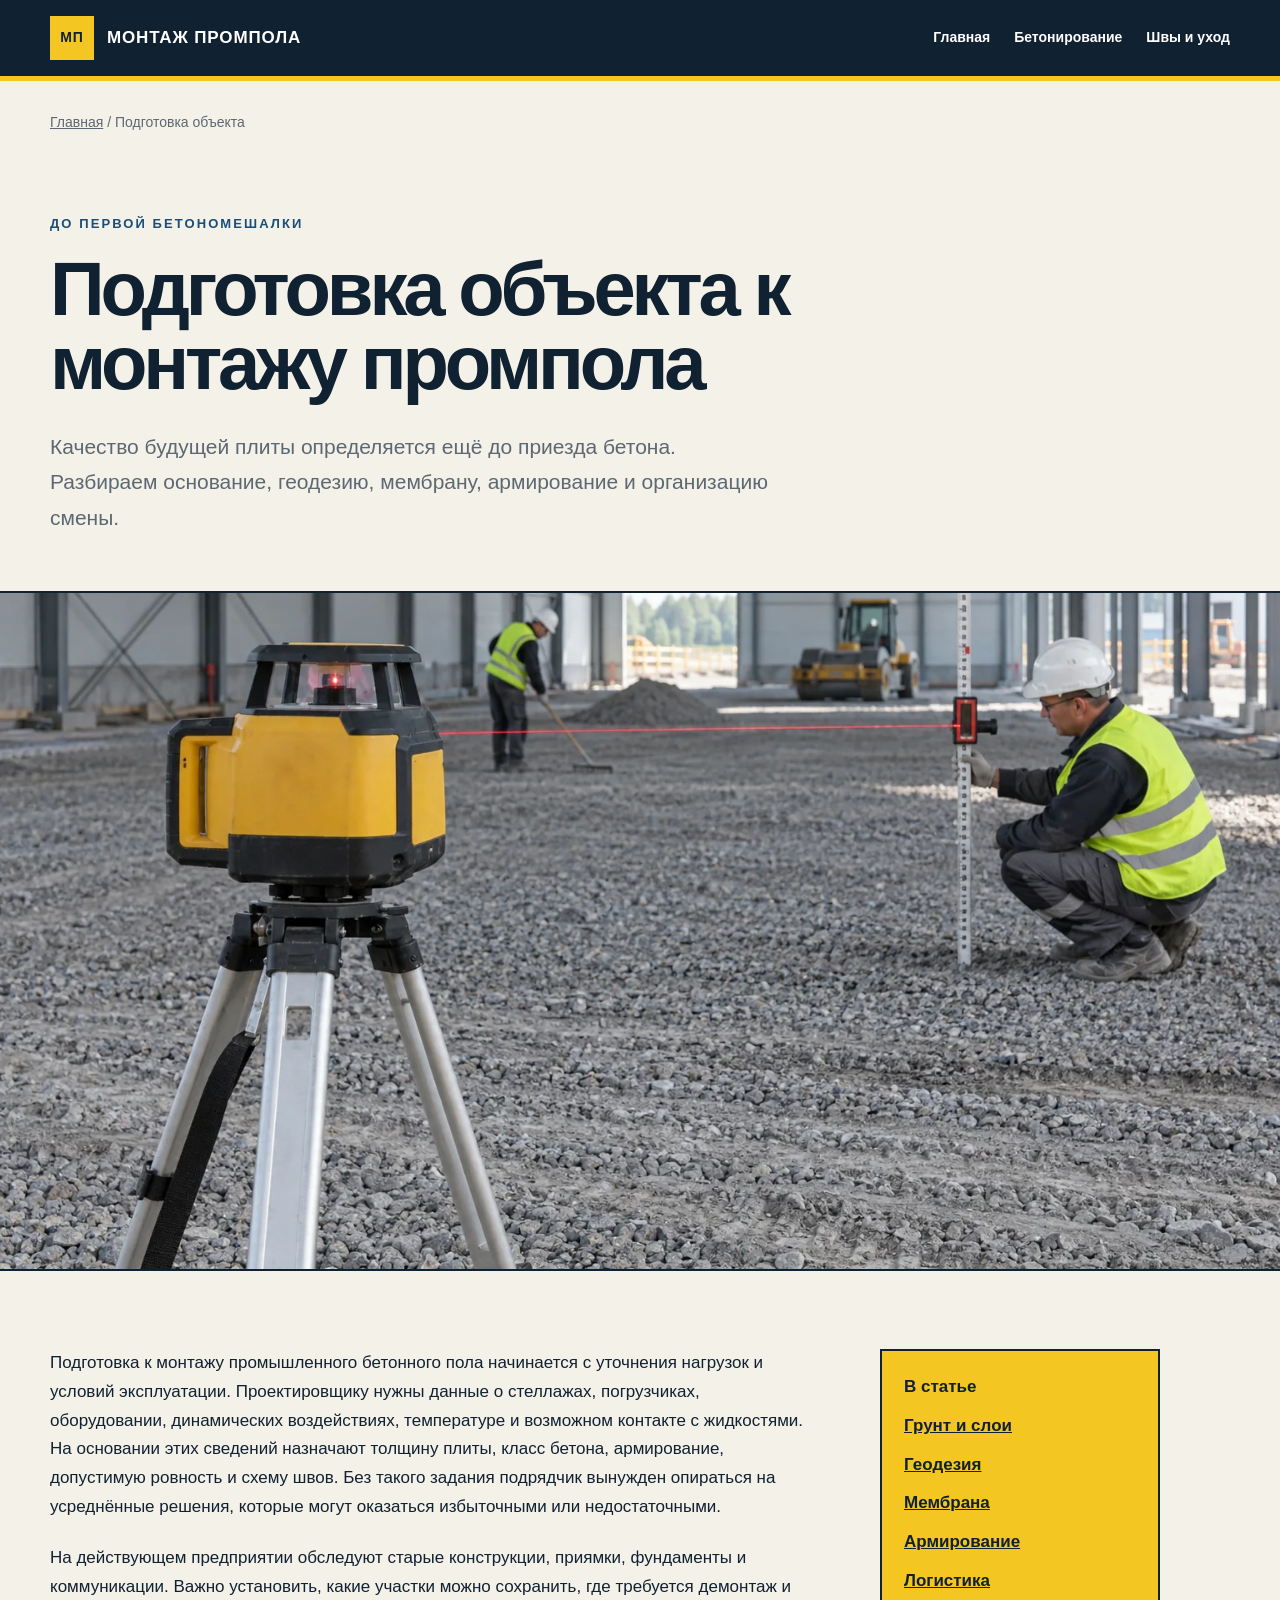
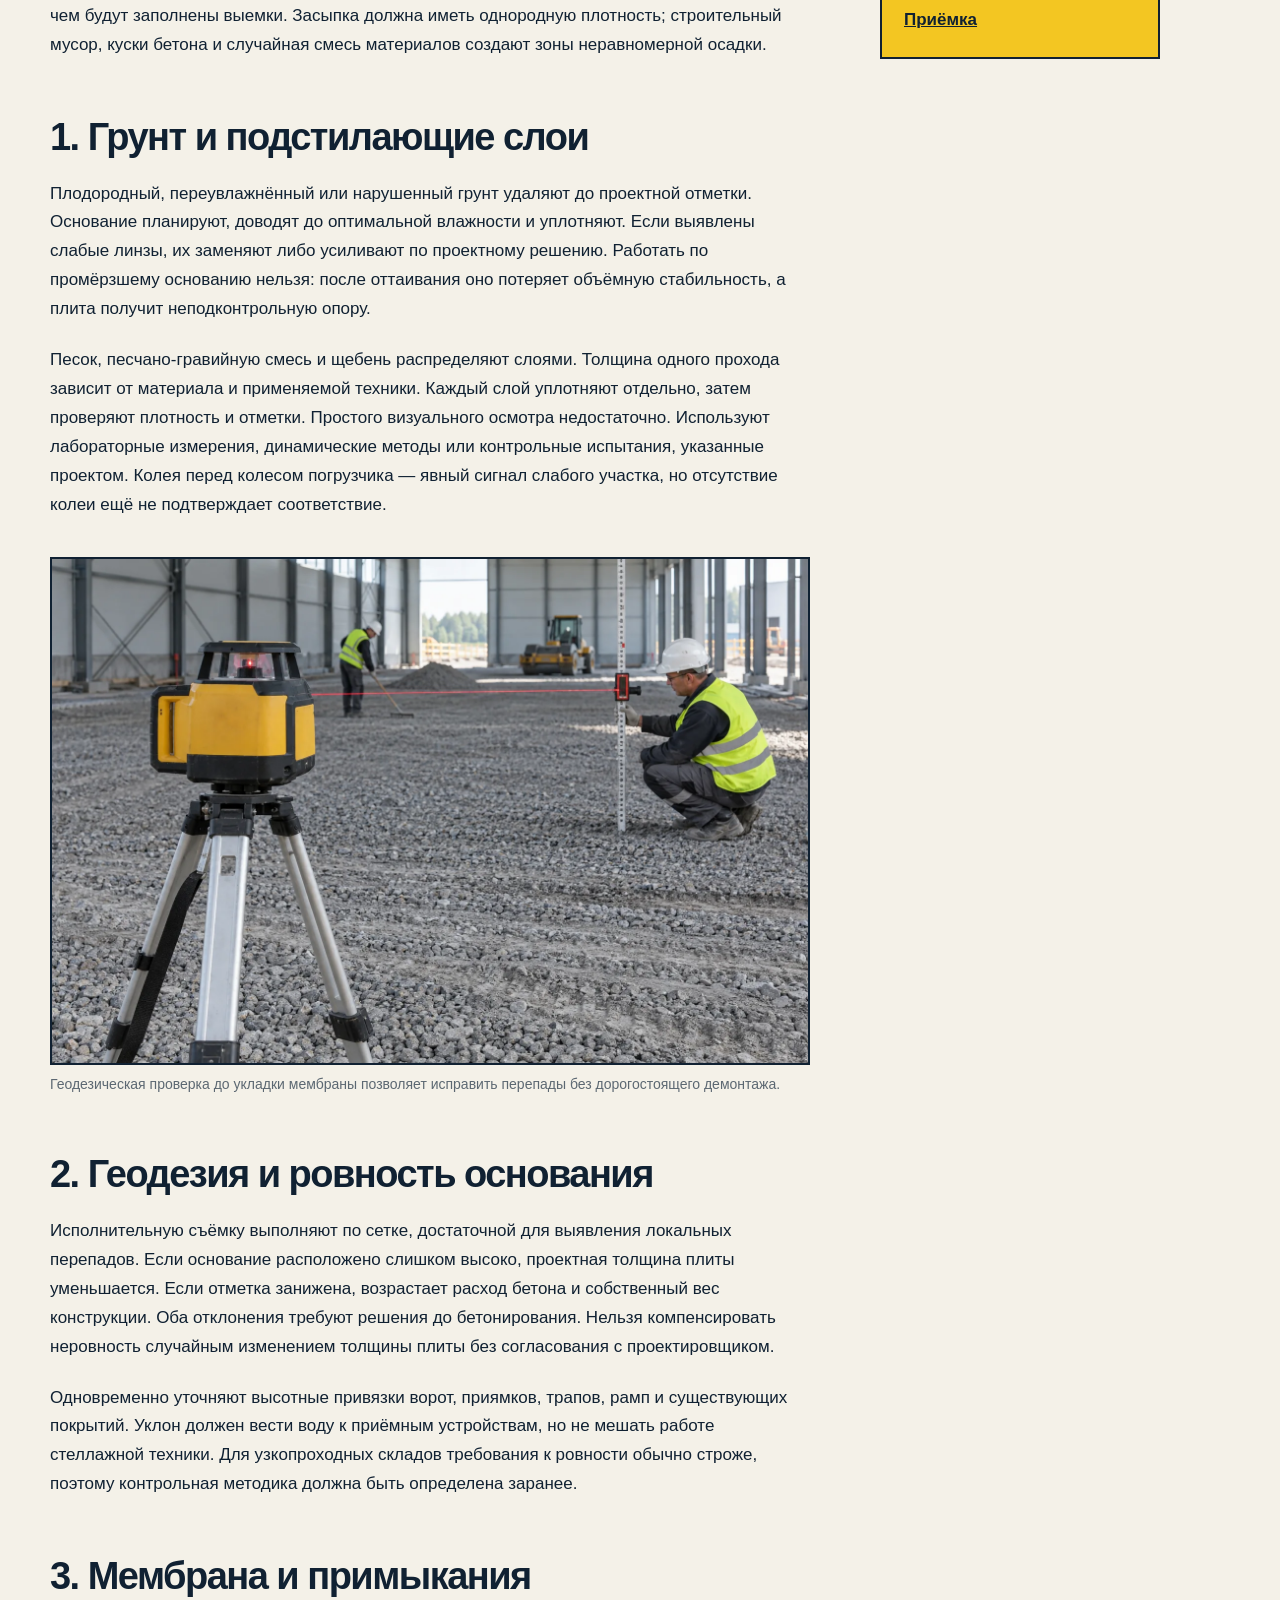
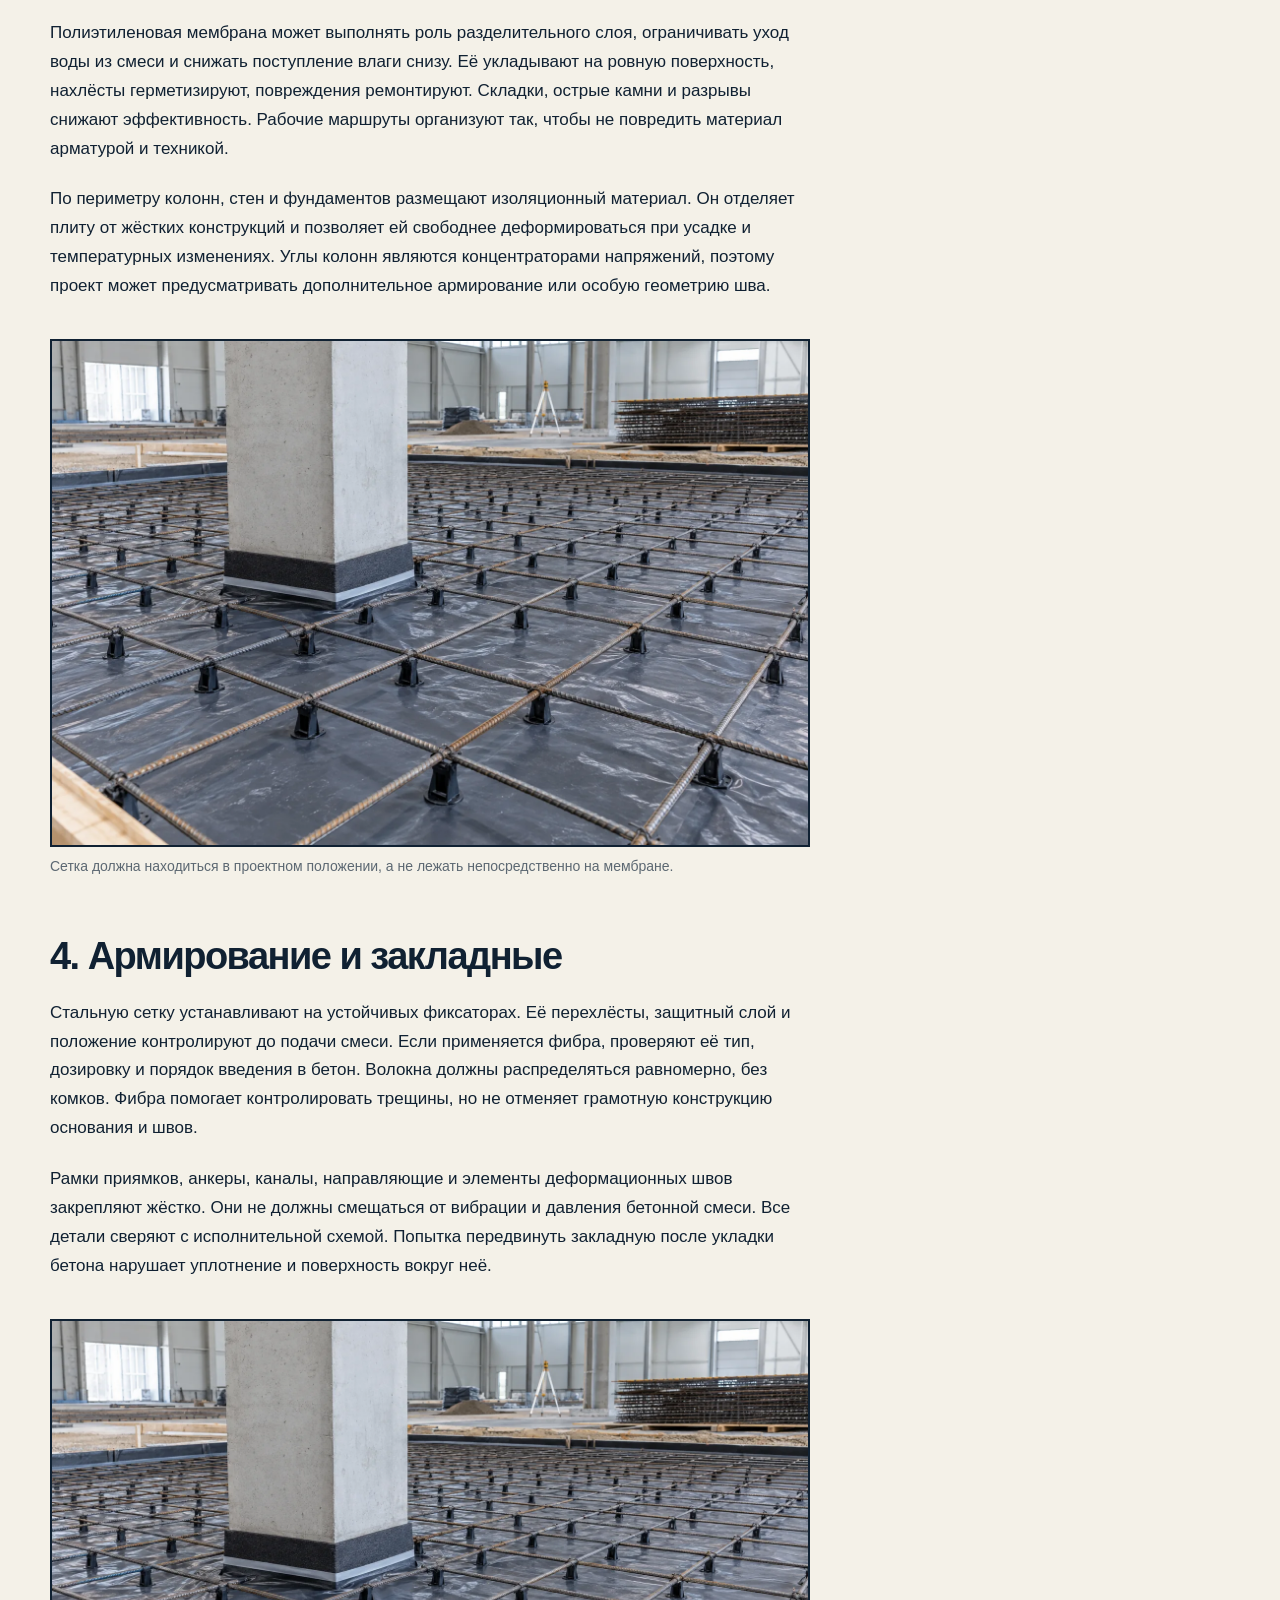
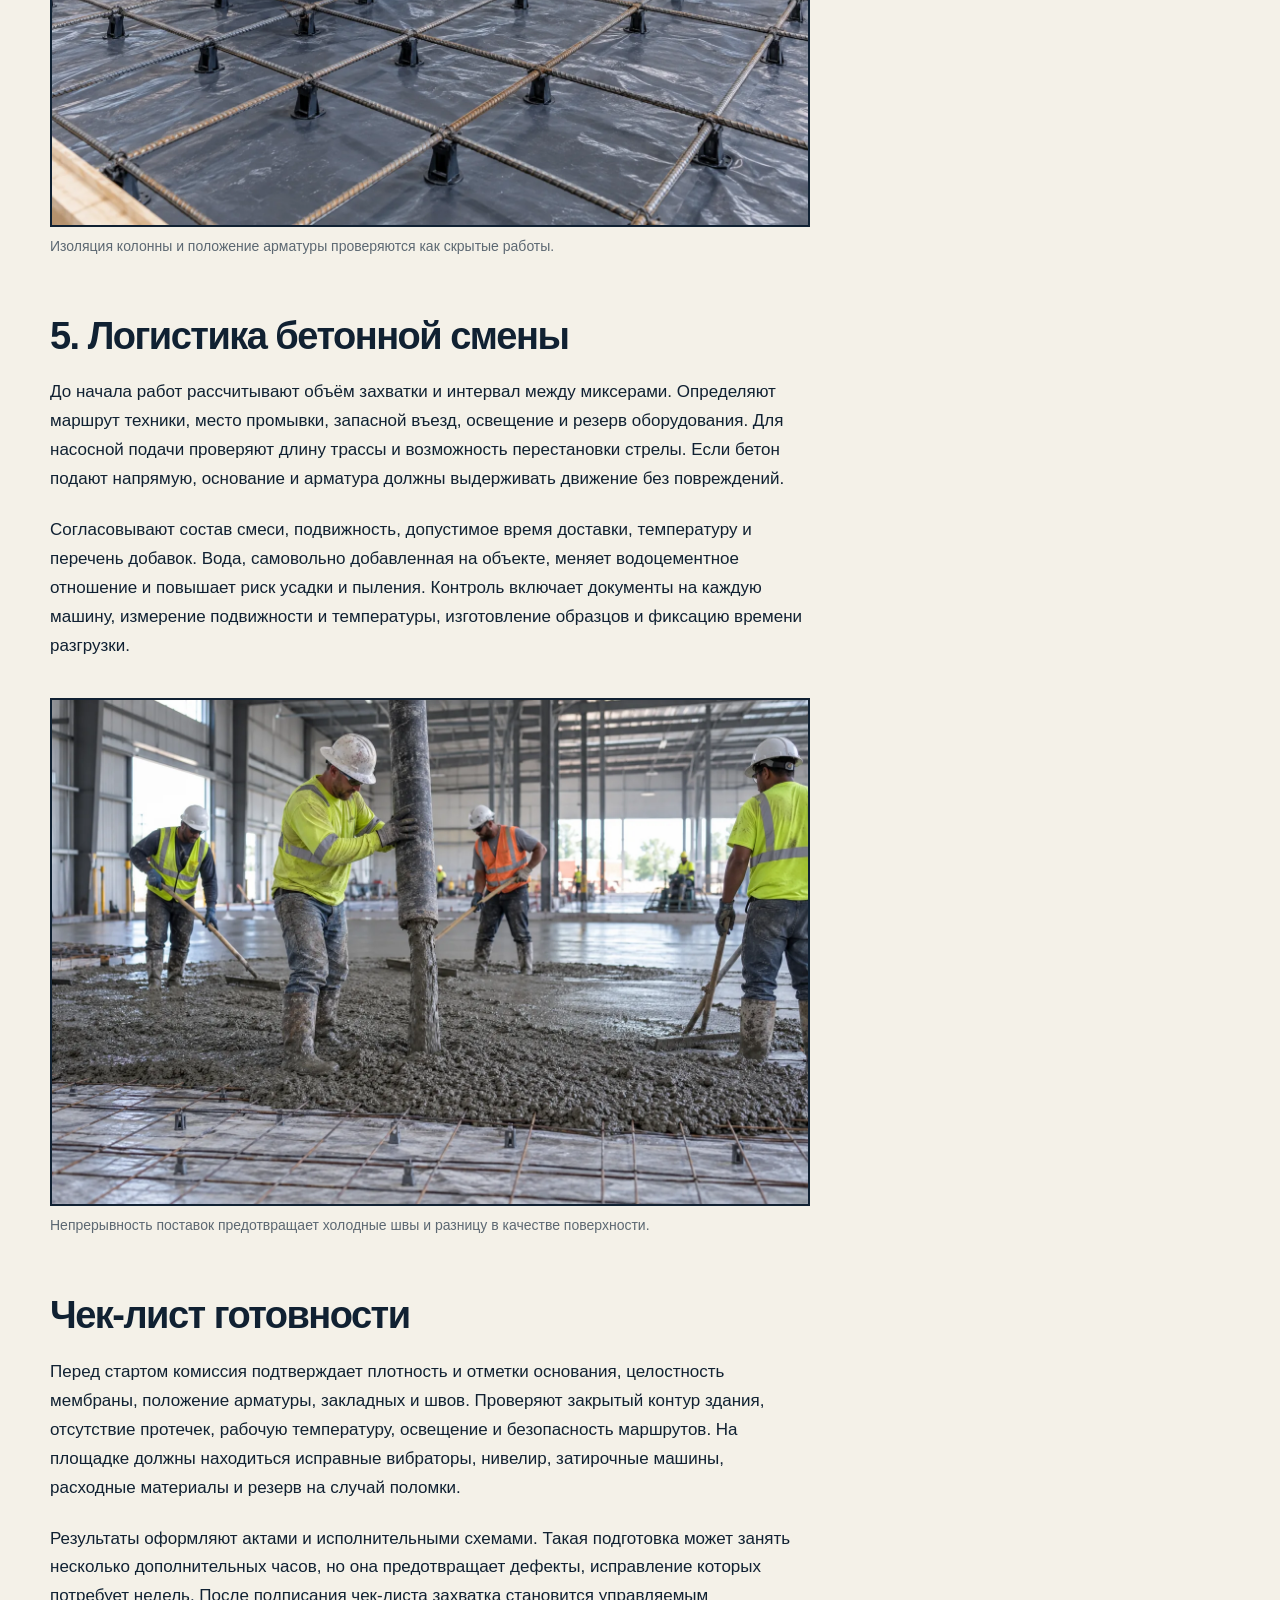
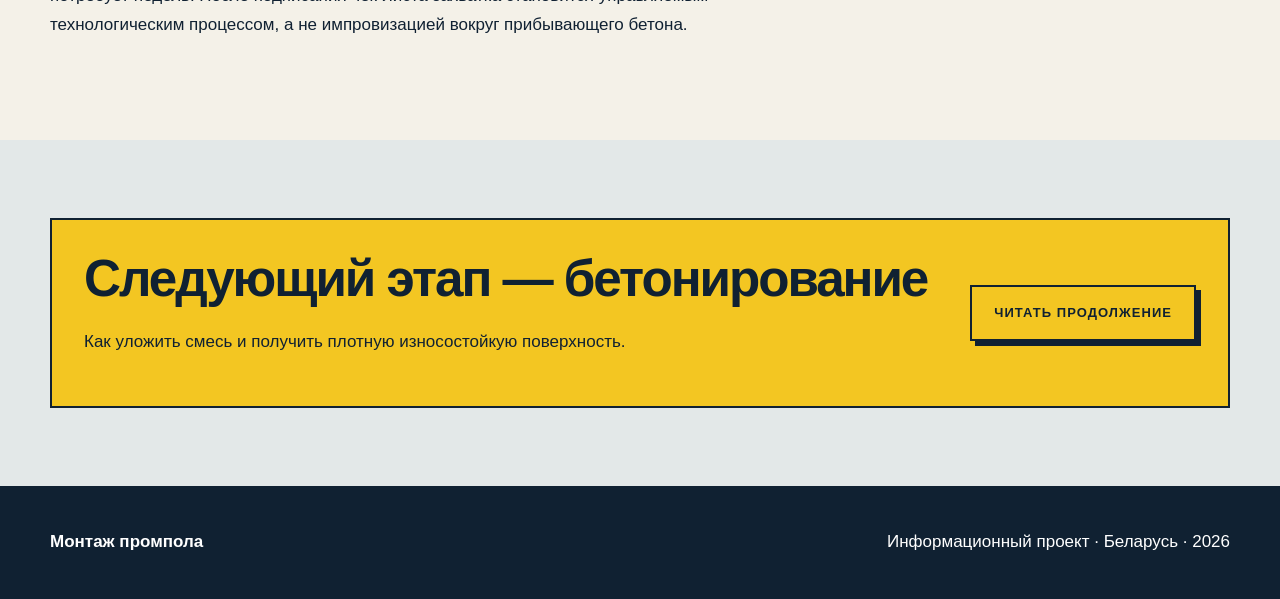
<file: podgotovka-k-montazhu.html>
<!doctype html><html lang="ru"><head><!-- Google tag (gtag.js) --><script async src="https://www.googletagmanager.com/gtag/js?id=G-F4M07C4292"></script><script>window.dataLayer=window.dataLayer||[];function gtag(){dataLayer.push(arguments);}gtag("js",new Date());gtag("config","G-F4M07C4292");</script><meta charset="utf-8"><meta name="viewport" content="width=device-width,initial-scale=1"><title>Подготовка к монтажу промышленного бетонного пола</title><meta name="description" content="Как подготовить объект к монтажу промышленного бетонного пола: грунт, подстилающие слои, отметки, мембрана, армирование и приёмка."><link rel="canonical" href="https://montazprompola.eu/podgotovka-k-montazhu"><link rel="icon" href="/assets/favicon.svg"><link rel="stylesheet" href="/assets/style.css"><meta property="og:type" content="article"><meta property="og:title" content="Подготовка к монтажу промышленного бетонного пола"><meta property="og:image" content="https://montazprompola.eu/assets/images/level-control.webp"><script type="application/ld+json">{"@context":"https://schema.org","@type":"Article","headline":"Подготовка к монтажу промышленного бетонного пола","datePublished":"2026-09-16","dateModified":"2026-09-16","inLanguage":"ru-BY","mainEntityOfPage":"https://montazprompola.eu/podgotovka-k-montazhu","image":"https://montazprompola.eu/assets/images/level-control.webp"}</script></head><body><header class="site-header"><div class="wrap header-inner"><a class="brand" href="/"><span class="brand-mark">МП</span><span>Монтаж промпола</span></a><nav class="nav"><a href="/">Главная</a><a href="/betonirovanie-i-zatirka">Бетонирование</a><a href="/shvy-i-uhod">Швы и уход</a></nav></div></header><main><div class="wrap"><div class="breadcrumbs"><a href="/">Главная</a> / Подготовка объекта</div><section class="article-hero"><div class="kicker">До первой бетономешалки</div><h1>Подготовка объекта к монтажу промпола</h1><p class="lead">Качество будущей плиты определяется ещё до приезда бетона. Разбираем основание, геодезию, мембрану, армирование и организацию смены.</p></section></div><img class="article-cover" src="/assets/images/level-control.webp" width="1600" height="1067" alt="Проверка отметок основания перед монтажом промышленного пола"><section class="section"><div class="wrap article-layout"><article class="article-body"><p>Подготовка к монтажу промышленного бетонного пола начинается с уточнения нагрузок и условий эксплуатации. Проектировщику нужны данные о стеллажах, погрузчиках, оборудовании, динамических воздействиях, температуре и возможном контакте с жидкостями. На основании этих сведений назначают толщину плиты, класс бетона, армирование, допустимую ровность и схему швов. Без такого задания подрядчик вынужден опираться на усреднённые решения, которые могут оказаться избыточными или недостаточными.</p><p>На действующем предприятии обследуют старые конструкции, приямки, фундаменты и коммуникации. Важно установить, какие участки можно сохранить, где требуется демонтаж и чем будут заполнены выемки. Засыпка должна иметь однородную плотность; строительный мусор, куски бетона и случайная смесь материалов создают зоны неравномерной осадки.</p><h2 id="grunt">1. Грунт и подстилающие слои</h2><p>Плодородный, переувлажнённый или нарушенный грунт удаляют до проектной отметки. Основание планируют, доводят до оптимальной влажности и уплотняют. Если выявлены слабые линзы, их заменяют либо усиливают по проектному решению. Работать по промёрзшему основанию нельзя: после оттаивания оно потеряет объёмную стабильность, а плита получит неподконтрольную опору.</p><p>Песок, песчано-гравийную смесь и щебень распределяют слоями. Толщина одного прохода зависит от материала и применяемой техники. Каждый слой уплотняют отдельно, затем проверяют плотность и отметки. Простого визуального осмотра недостаточно. Используют лабораторные измерения, динамические методы или контрольные испытания, указанные проектом. Колея перед колесом погрузчика — явный сигнал слабого участка, но отсутствие колеи ещё не подтверждает соответствие.</p><figure><img src="/assets/images/level-control.webp" alt="Лазерный контроль отметок щебёночного основания"><figcaption>Геодезическая проверка до укладки мембраны позволяет исправить перепады без дорогостоящего демонтажа.</figcaption></figure><h2 id="geodesy">2. Геодезия и ровность основания</h2><p>Исполнительную съёмку выполняют по сетке, достаточной для выявления локальных перепадов. Если основание расположено слишком высоко, проектная толщина плиты уменьшается. Если отметка занижена, возрастает расход бетона и собственный вес конструкции. Оба отклонения требуют решения до бетонирования. Нельзя компенсировать неровность случайным изменением толщины плиты без согласования с проектировщиком.</p><p>Одновременно уточняют высотные привязки ворот, приямков, трапов, рамп и существующих покрытий. Уклон должен вести воду к приёмным устройствам, но не мешать работе стеллажной техники. Для узкопроходных складов требования к ровности обычно строже, поэтому контрольная методика должна быть определена заранее.</p><h2 id="membrane">3. Мембрана и примыкания</h2><p>Полиэтиленовая мембрана может выполнять роль разделительного слоя, ограничивать уход воды из смеси и снижать поступление влаги снизу. Её укладывают на ровную поверхность, нахлёсты герметизируют, повреждения ремонтируют. Складки, острые камни и разрывы снижают эффективность. Рабочие маршруты организуют так, чтобы не повредить материал арматурой и техникой.</p><p>По периметру колонн, стен и фундаментов размещают изоляционный материал. Он отделяет плиту от жёстких конструкций и позволяет ей свободнее деформироваться при усадке и температурных изменениях. Углы колонн являются концентраторами напряжений, поэтому проект может предусматривать дополнительное армирование или особую геометрию шва.</p><figure><img src="/assets/images/reinforcement.webp" alt="Мембрана и арматурная сетка на фиксаторах"><figcaption>Сетка должна находиться в проектном положении, а не лежать непосредственно на мембране.</figcaption></figure><h2 id="reinforcement">4. Армирование и закладные</h2><p>Стальную сетку устанавливают на устойчивых фиксаторах. Её перехлёсты, защитный слой и положение контролируют до подачи смеси. Если применяется фибра, проверяют её тип, дозировку и порядок введения в бетон. Волокна должны распределяться равномерно, без комков. Фибра помогает контролировать трещины, но не отменяет грамотную конструкцию основания и швов.</p><p>Рамки приямков, анкеры, каналы, направляющие и элементы деформационных швов закрепляют жёстко. Они не должны смещаться от вибрации и давления бетонной смеси. Все детали сверяют с исполнительной схемой. Попытка передвинуть закладную после укладки бетона нарушает уплотнение и поверхность вокруг неё.</p><figure><img src="/assets/images/reinforcement.webp" alt="Армирование вокруг колонны перед бетонированием"><figcaption>Изоляция колонны и положение арматуры проверяются как скрытые работы.</figcaption></figure><h2 id="logistics">5. Логистика бетонной смены</h2><p>До начала работ рассчитывают объём захватки и интервал между миксерами. Определяют маршрут техники, место промывки, запасной въезд, освещение и резерв оборудования. Для насосной подачи проверяют длину трассы и возможность перестановки стрелы. Если бетон подают напрямую, основание и арматура должны выдерживать движение без повреждений.</p><p>Согласовывают состав смеси, подвижность, допустимое время доставки, температуру и перечень добавок. Вода, самовольно добавленная на объекте, меняет водоцементное отношение и повышает риск усадки и пыления. Контроль включает документы на каждую машину, измерение подвижности и температуры, изготовление образцов и фиксацию времени разгрузки.</p><figure><img src="/assets/images/concrete-pouring.webp" alt="Организованная подача бетона на подготовленную захватку"><figcaption>Непрерывность поставок предотвращает холодные швы и разницу в качестве поверхности.</figcaption></figure><h2 id="acceptance">Чек-лист готовности</h2><p>Перед стартом комиссия подтверждает плотность и отметки основания, целостность мембраны, положение арматуры, закладных и швов. Проверяют закрытый контур здания, отсутствие протечек, рабочую температуру, освещение и безопасность маршрутов. На площадке должны находиться исправные вибраторы, нивелир, затирочные машины, расходные материалы и резерв на случай поломки.</p><p>Результаты оформляют актами и исполнительными схемами. Такая подготовка может занять несколько дополнительных часов, но она предотвращает дефекты, исправление которых потребует недель. После подписания чек-листа захватка становится управляемым технологическим процессом, а не импровизацией вокруг прибывающего бетона.</p></article><aside class="aside"><strong>В статье</strong><a href="#grunt">Грунт и слои</a><a href="#geodesy">Геодезия</a><a href="#membrane">Мембрана</a><a href="#reinforcement">Армирование</a><a href="#logistics">Логистика</a><a href="#acceptance">Приёмка</a></aside></div></section><section class="section alt"><div class="wrap cta"><div><h2>Следующий этап — бетонирование</h2><p>Как уложить смесь и получить плотную износостойкую поверхность.</p></div><a class="button" href="/betonirovanie-i-zatirka">Читать продолжение</a></div></section></main><footer class="site-footer"><div class="wrap footer-grid"><strong>Монтаж промпола</strong><span>Информационный проект · Беларусь · 2026</span></div></footer></body></html>
</file>
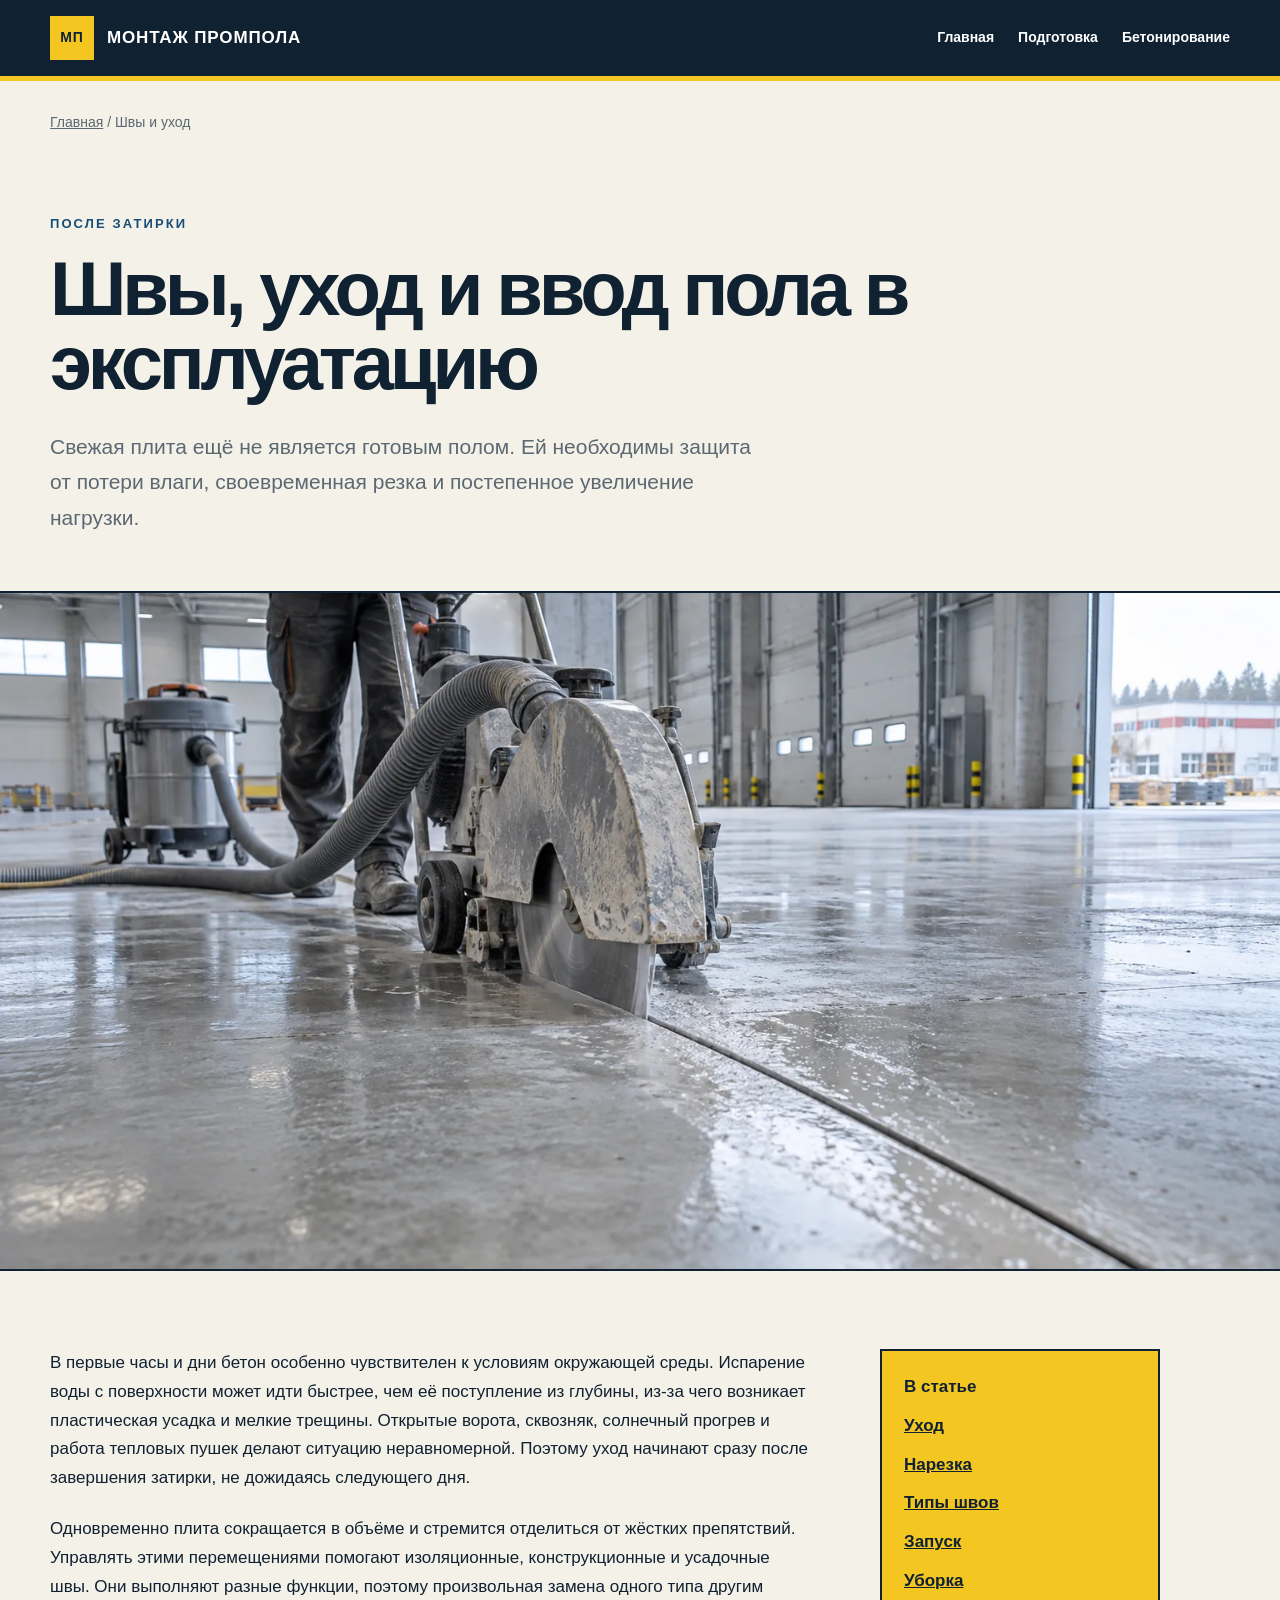
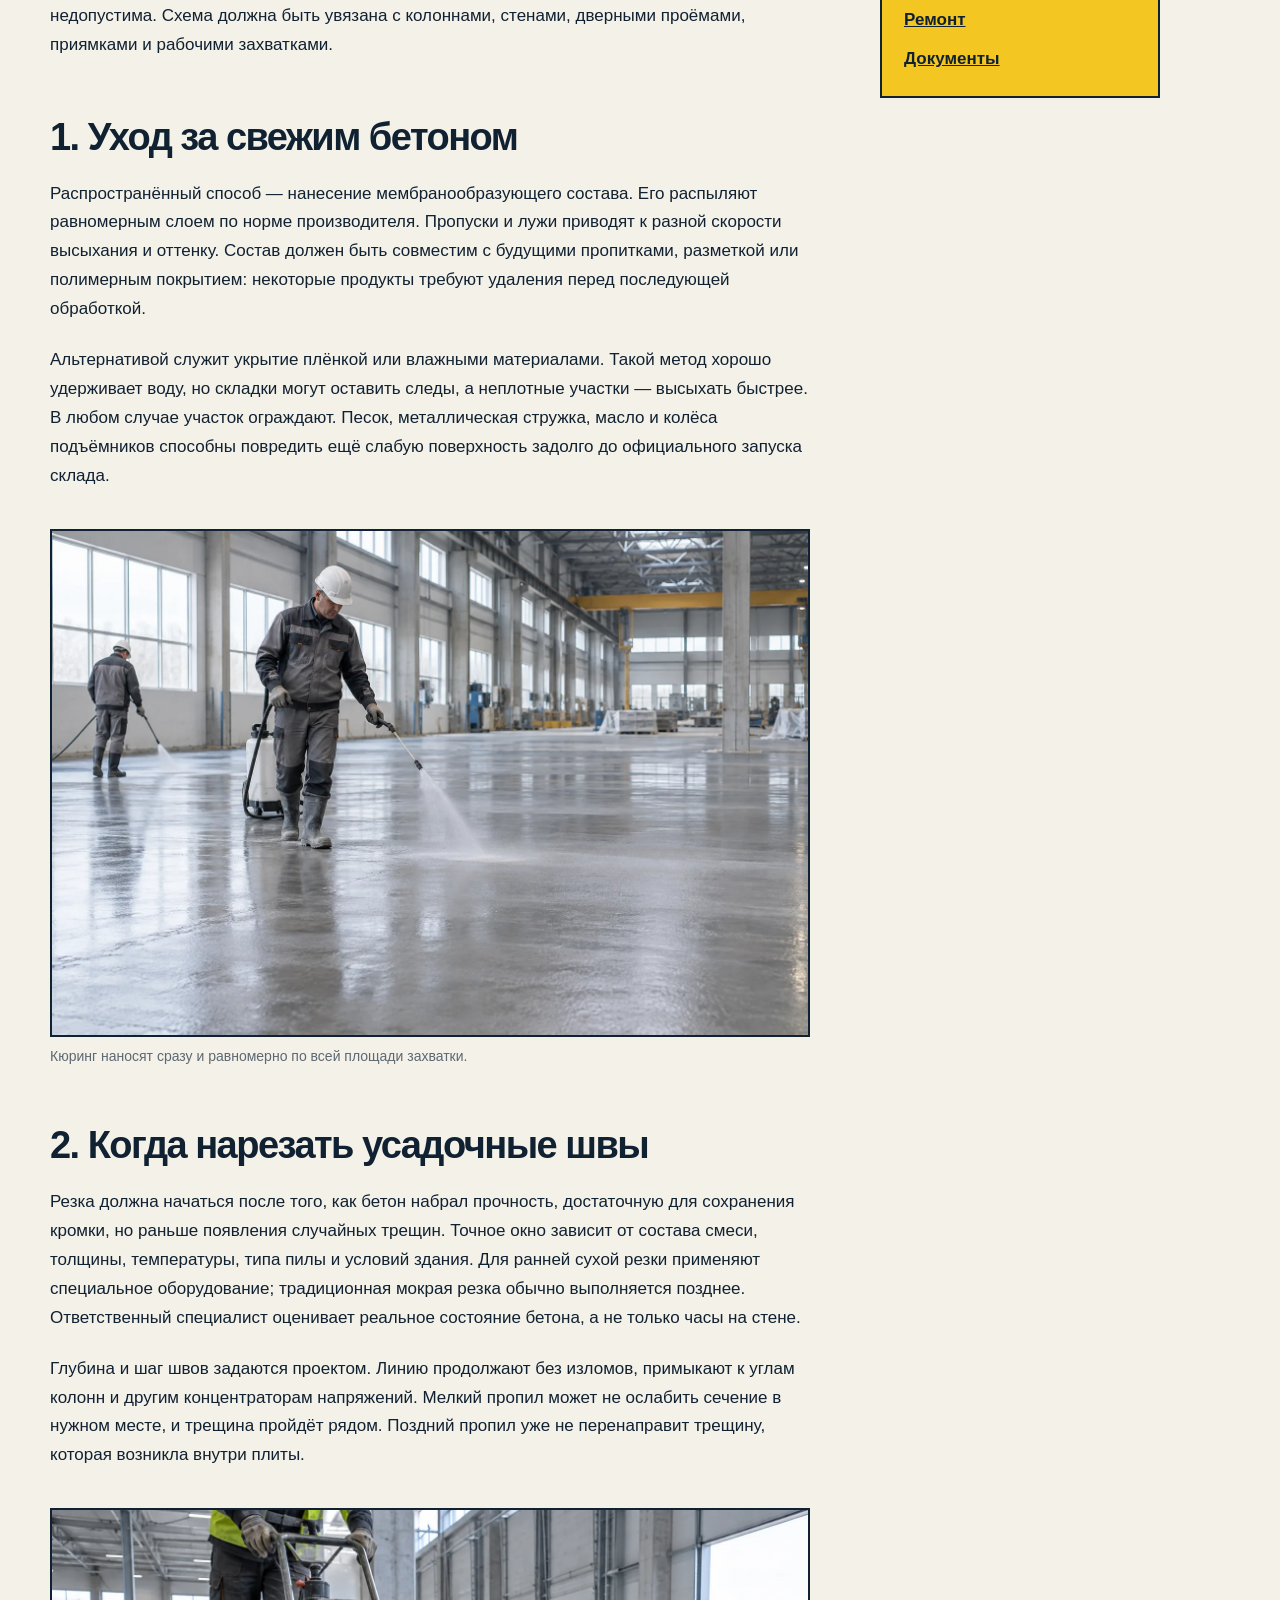
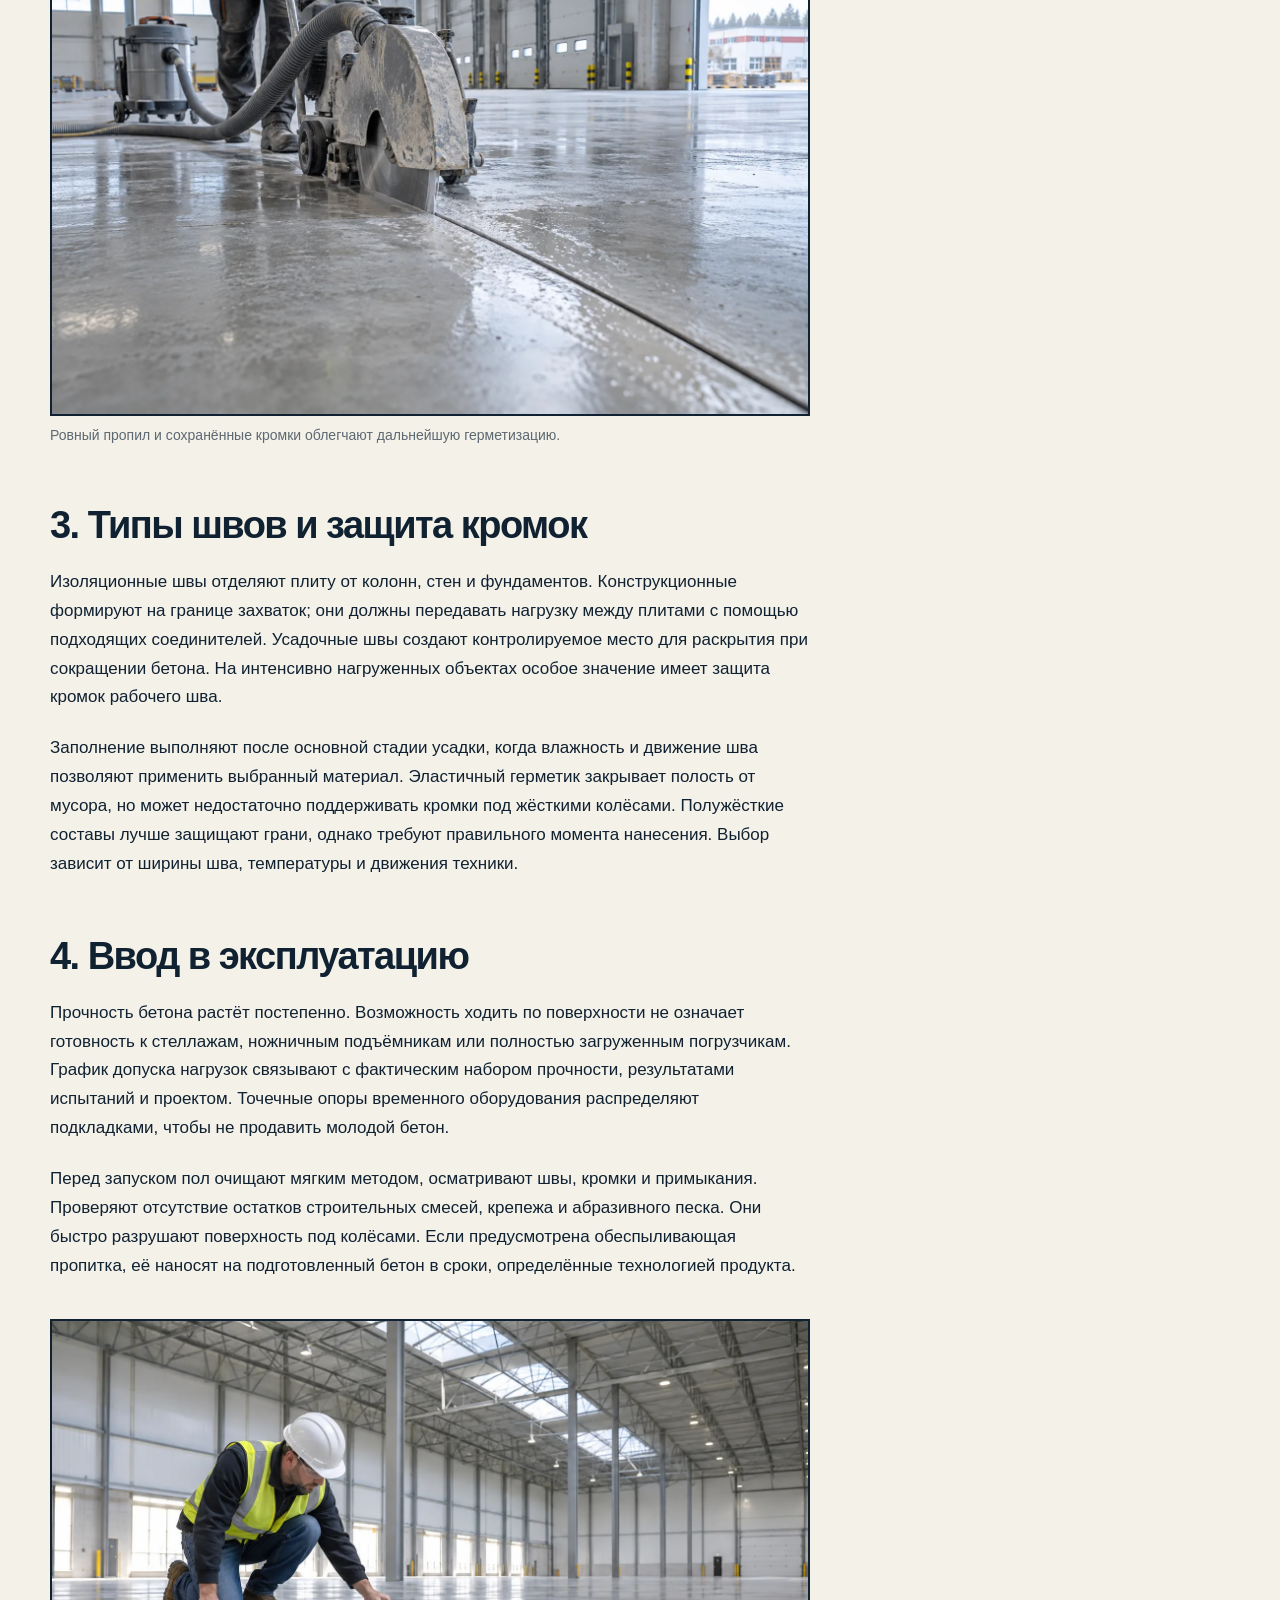
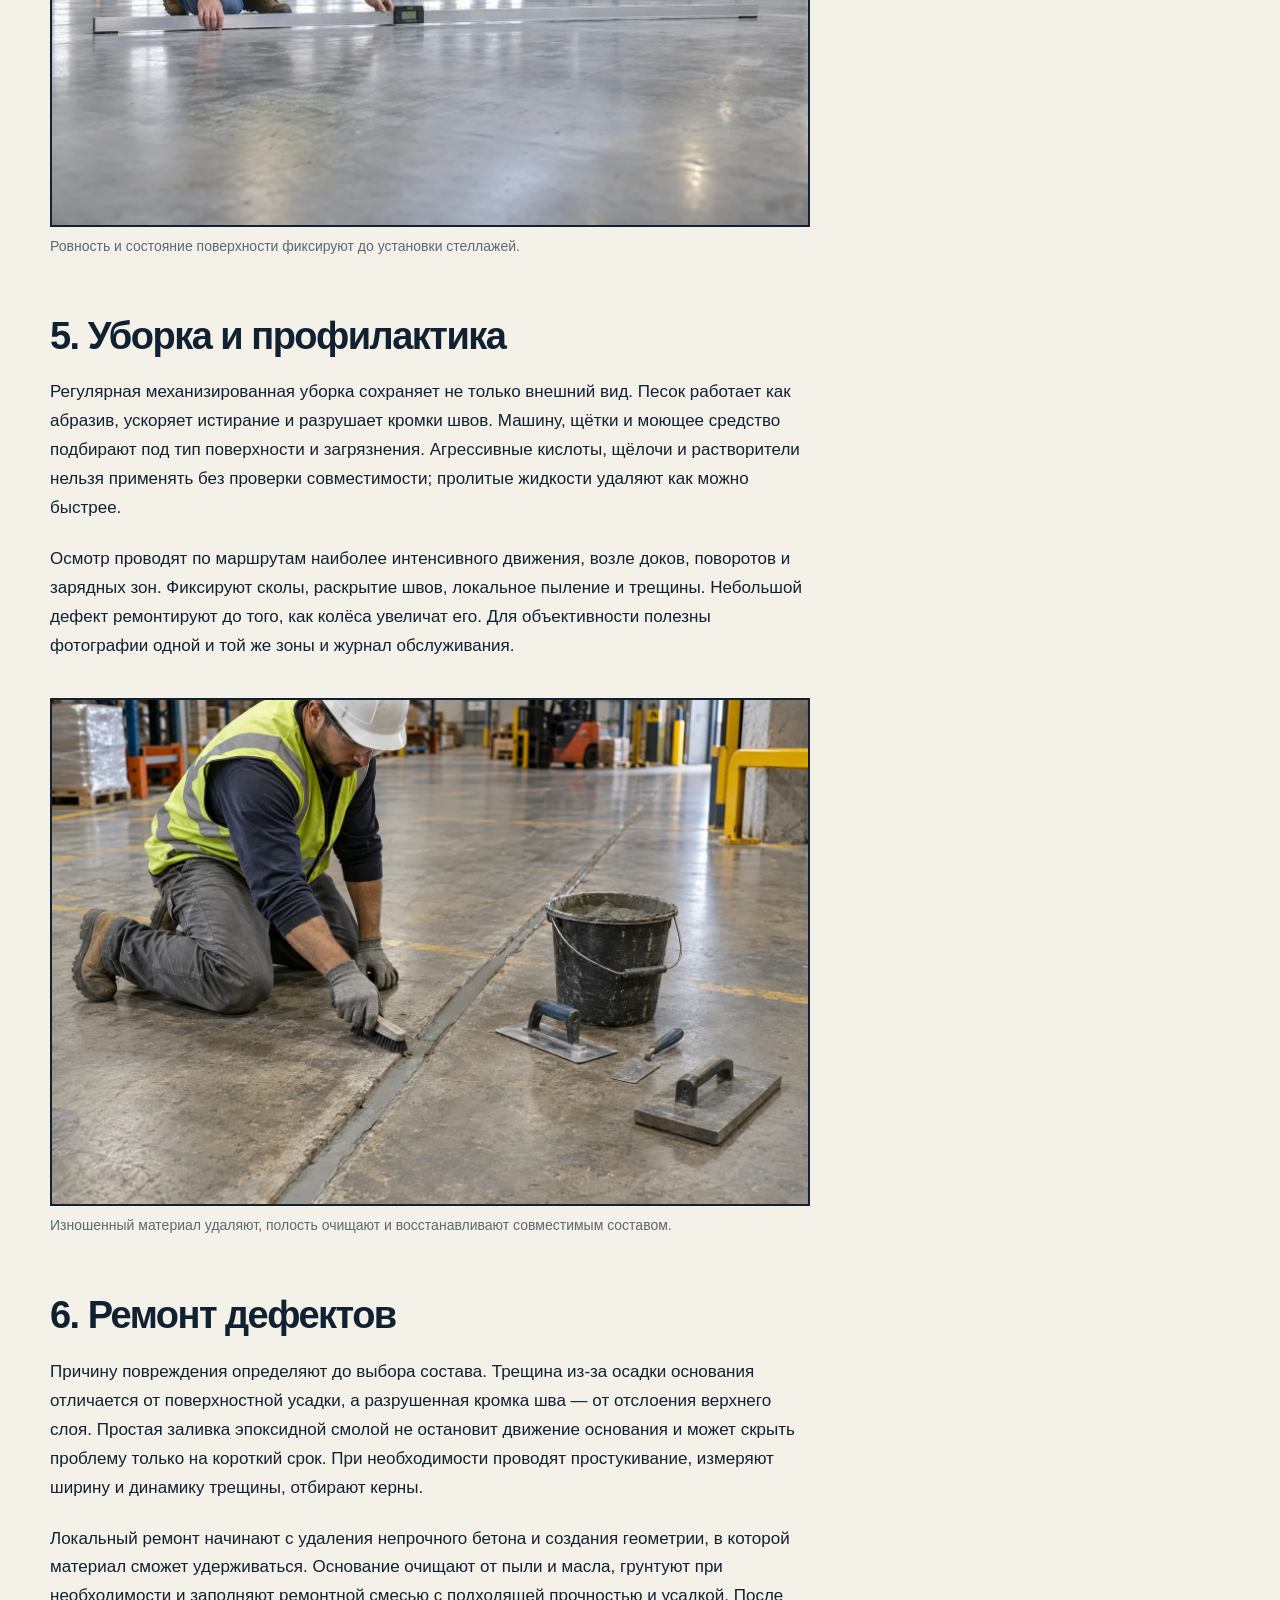
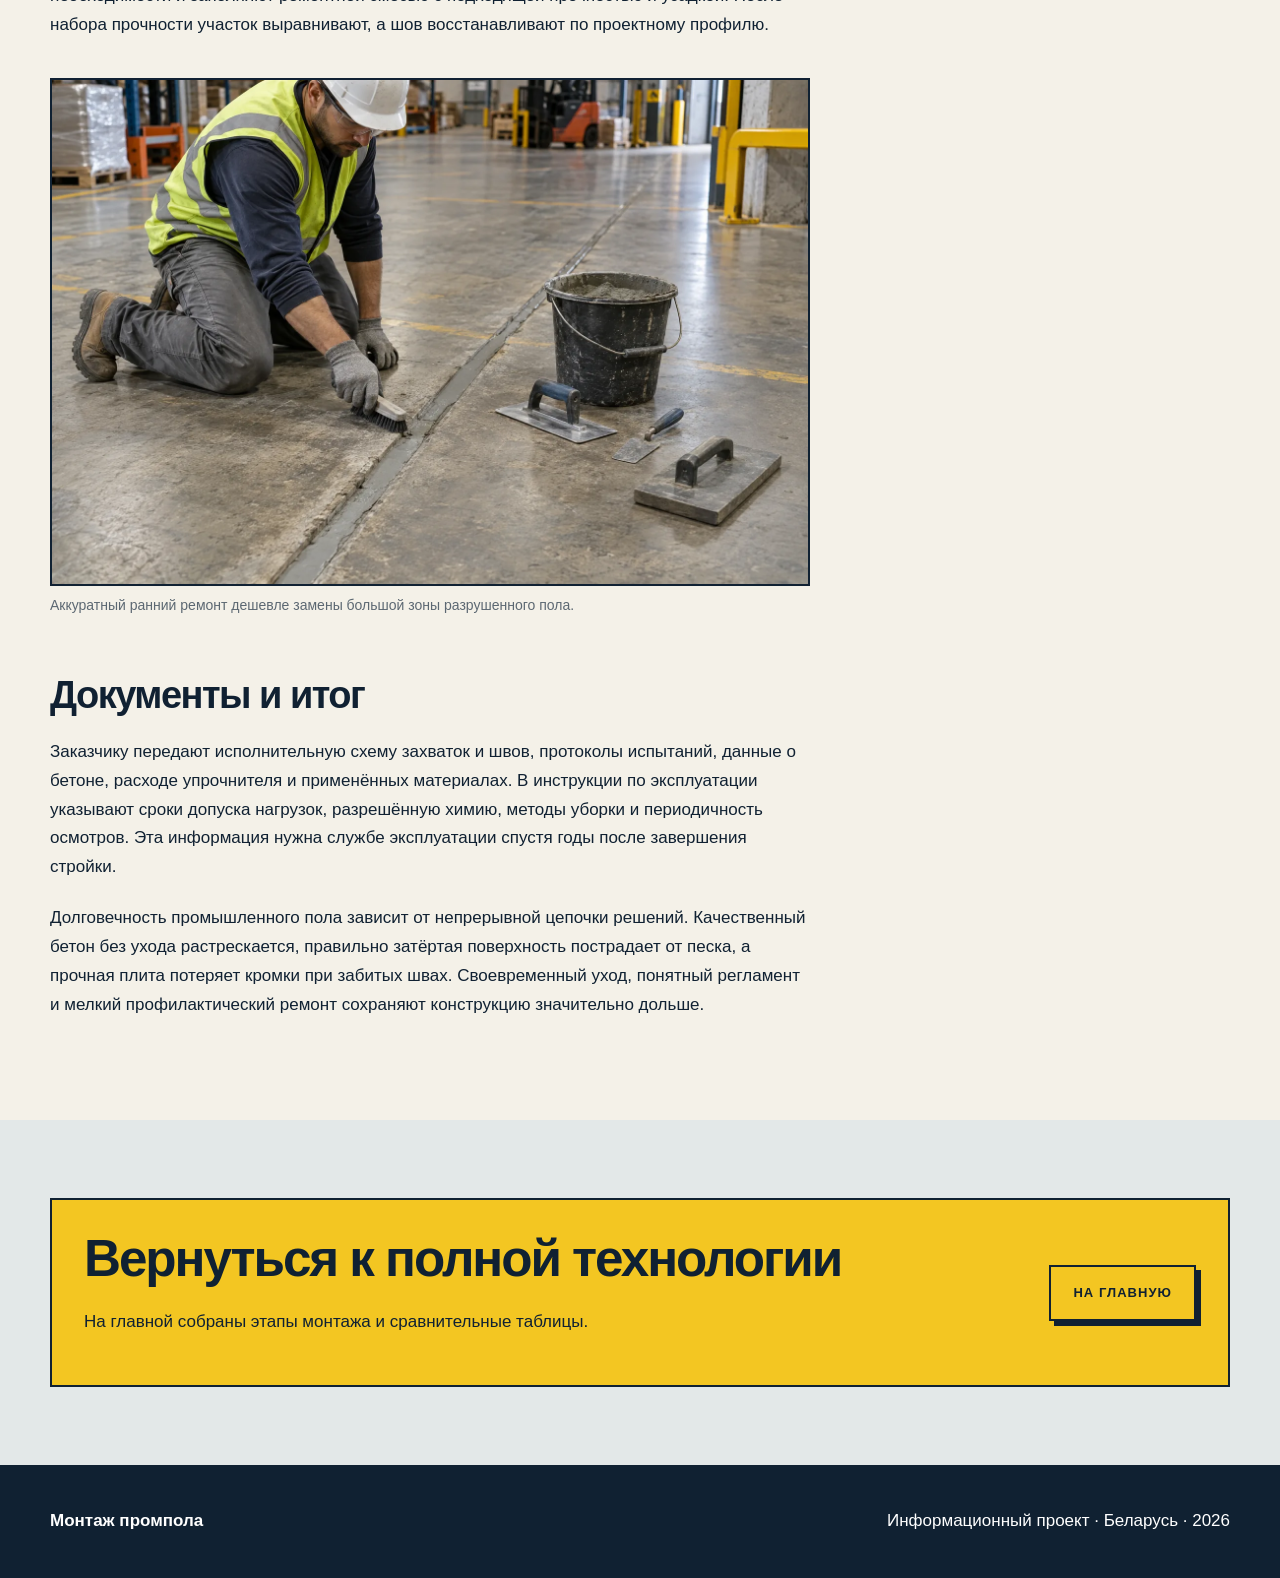
<file: shvy-i-uhod.html>
<!doctype html><html lang="ru"><head><!-- Google tag (gtag.js) --><script async src="https://www.googletagmanager.com/gtag/js?id=G-F4M07C4292"></script><script>window.dataLayer=window.dataLayer||[];function gtag(){dataLayer.push(arguments);}gtag("js",new Date());gtag("config","G-F4M07C4292");</script><meta charset="utf-8"><meta name="viewport" content="width=device-width,initial-scale=1"><title>Швы, уход и эксплуатация промышленного бетонного пола</title><meta name="description" content="Как ухаживать за промышленным бетонным полом после укладки: кюринг, нарезка и герметизация швов, ввод в эксплуатацию, уборка и ремонт."><link rel="canonical" href="https://montazprompola.eu/shvy-i-uhod"><link rel="icon" href="/assets/favicon.svg"><link rel="stylesheet" href="/assets/style.css"><meta property="og:type" content="article"><meta property="og:title" content="Швы, уход и эксплуатация промышленного бетонного пола"><meta property="og:image" content="https://montazprompola.eu/assets/images/joint-cutting.webp"><script type="application/ld+json">{"@context":"https://schema.org","@type":"Article","headline":"Швы, уход и эксплуатация промышленного бетонного пола","datePublished":"2026-09-16","dateModified":"2026-09-16","inLanguage":"ru-BY","mainEntityOfPage":"https://montazprompola.eu/shvy-i-uhod","image":"https://montazprompola.eu/assets/images/joint-cutting.webp"}</script></head><body><header class="site-header"><div class="wrap header-inner"><a class="brand" href="/"><span class="brand-mark">МП</span><span>Монтаж промпола</span></a><nav class="nav"><a href="/">Главная</a><a href="/podgotovka-k-montazhu">Подготовка</a><a href="/betonirovanie-i-zatirka">Бетонирование</a></nav></div></header><main><div class="wrap"><div class="breadcrumbs"><a href="/">Главная</a> / Швы и уход</div><section class="article-hero"><div class="kicker">После затирки</div><h1>Швы, уход и ввод пола в эксплуатацию</h1><p class="lead">Свежая плита ещё не является готовым полом. Ей необходимы защита от потери влаги, своевременная резка и постепенное увеличение нагрузки.</p></section></div><img class="article-cover" src="/assets/images/joint-cutting.webp" alt="Нарезка шва в промышленном бетонном полу"><section class="section"><div class="wrap article-layout"><article class="article-body"><p>В первые часы и дни бетон особенно чувствителен к условиям окружающей среды. Испарение воды с поверхности может идти быстрее, чем её поступление из глубины, из-за чего возникает пластическая усадка и мелкие трещины. Открытые ворота, сквозняк, солнечный прогрев и работа тепловых пушек делают ситуацию неравномерной. Поэтому уход начинают сразу после завершения затирки, не дожидаясь следующего дня.</p><p>Одновременно плита сокращается в объёме и стремится отделиться от жёстких препятствий. Управлять этими перемещениями помогают изоляционные, конструкционные и усадочные швы. Они выполняют разные функции, поэтому произвольная замена одного типа другим недопустима. Схема должна быть увязана с колоннами, стенами, дверными проёмами, приямками и рабочими захватками.</p><h2 id="curing">1. Уход за свежим бетоном</h2><p>Распространённый способ — нанесение мембранообразующего состава. Его распыляют равномерным слоем по норме производителя. Пропуски и лужи приводят к разной скорости высыхания и оттенку. Состав должен быть совместим с будущими пропитками, разметкой или полимерным покрытием: некоторые продукты требуют удаления перед последующей обработкой.</p><p>Альтернативой служит укрытие плёнкой или влажными материалами. Такой метод хорошо удерживает воду, но складки могут оставить следы, а неплотные участки — высыхать быстрее. В любом случае участок ограждают. Песок, металлическая стружка, масло и колёса подъёмников способны повредить ещё слабую поверхность задолго до официального запуска склада.</p><figure><img src="/assets/images/curing.webp" alt="Нанесение состава для ухода за бетонным полом"><figcaption>Кюринг наносят сразу и равномерно по всей площади захватки.</figcaption></figure><h2 id="cutting">2. Когда нарезать усадочные швы</h2><p>Резка должна начаться после того, как бетон набрал прочность, достаточную для сохранения кромки, но раньше появления случайных трещин. Точное окно зависит от состава смеси, толщины, температуры, типа пилы и условий здания. Для ранней сухой резки применяют специальное оборудование; традиционная мокрая резка обычно выполняется позднее. Ответственный специалист оценивает реальное состояние бетона, а не только часы на стене.</p><p>Глубина и шаг швов задаются проектом. Линию продолжают без изломов, примыкают к углам колонн и другим концентраторам напряжений. Мелкий пропил может не ослабить сечение в нужном месте, и трещина пройдёт рядом. Поздний пропил уже не перенаправит трещину, которая возникла внутри плиты.</p><figure><img src="/assets/images/joint-cutting.webp" alt="Резка прямолинейного усадочного шва"><figcaption>Ровный пропил и сохранённые кромки облегчают дальнейшую герметизацию.</figcaption></figure><h2 id="types">3. Типы швов и защита кромок</h2><p>Изоляционные швы отделяют плиту от колонн, стен и фундаментов. Конструкционные формируют на границе захваток; они должны передавать нагрузку между плитами с помощью подходящих соединителей. Усадочные швы создают контролируемое место для раскрытия при сокращении бетона. На интенсивно нагруженных объектах особое значение имеет защита кромок рабочего шва.</p><p>Заполнение выполняют после основной стадии усадки, когда влажность и движение шва позволяют применить выбранный материал. Эластичный герметик закрывает полость от мусора, но может недостаточно поддерживать кромки под жёсткими колёсами. Полужёсткие составы лучше защищают грани, однако требуют правильного момента нанесения. Выбор зависит от ширины шва, температуры и движения техники.</p><h2 id="commissioning">4. Ввод в эксплуатацию</h2><p>Прочность бетона растёт постепенно. Возможность ходить по поверхности не означает готовность к стеллажам, ножничным подъёмникам или полностью загруженным погрузчикам. График допуска нагрузок связывают с фактическим набором прочности, результатами испытаний и проектом. Точечные опоры временного оборудования распределяют подкладками, чтобы не продавить молодой бетон.</p><p>Перед запуском пол очищают мягким методом, осматривают швы, кромки и примыкания. Проверяют отсутствие остатков строительных смесей, крепежа и абразивного песка. Они быстро разрушают поверхность под колёсами. Если предусмотрена обеспыливающая пропитка, её наносят на подготовленный бетон в сроки, определённые технологией продукта.</p><figure><img src="/assets/images/flatness-control.webp" alt="Приёмочный контроль ровности промышленного пола"><figcaption>Ровность и состояние поверхности фиксируют до установки стеллажей.</figcaption></figure><h2 id="service">5. Уборка и профилактика</h2><p>Регулярная механизированная уборка сохраняет не только внешний вид. Песок работает как абразив, ускоряет истирание и разрушает кромки швов. Машину, щётки и моющее средство подбирают под тип поверхности и загрязнения. Агрессивные кислоты, щёлочи и растворители нельзя применять без проверки совместимости; пролитые жидкости удаляют как можно быстрее.</p><p>Осмотр проводят по маршрутам наиболее интенсивного движения, возле доков, поворотов и зарядных зон. Фиксируют сколы, раскрытие швов, локальное пыление и трещины. Небольшой дефект ремонтируют до того, как колёса увеличат его. Для объективности полезны фотографии одной и той же зоны и журнал обслуживания.</p><figure><img src="/assets/images/joint-repair.webp" alt="Ремонт шва промышленного бетонного пола"><figcaption>Изношенный материал удаляют, полость очищают и восстанавливают совместимым составом.</figcaption></figure><h2 id="repair">6. Ремонт дефектов</h2><p>Причину повреждения определяют до выбора состава. Трещина из-за осадки основания отличается от поверхностной усадки, а разрушенная кромка шва — от отслоения верхнего слоя. Простая заливка эпоксидной смолой не остановит движение основания и может скрыть проблему только на короткий срок. При необходимости проводят простукивание, измеряют ширину и динамику трещины, отбирают керны.</p><p>Локальный ремонт начинают с удаления непрочного бетона и создания геометрии, в которой материал сможет удерживаться. Основание очищают от пыли и масла, грунтуют при необходимости и заполняют ремонтной смесью с подходящей прочностью и усадкой. После набора прочности участок выравнивают, а шов восстанавливают по проектному профилю.</p><figure><img src="/assets/images/joint-repair.webp" alt="Очистка и заполнение ремонтируемого шва"><figcaption>Аккуратный ранний ремонт дешевле замены большой зоны разрушенного пола.</figcaption></figure><h2 id="documents">Документы и итог</h2><p>Заказчику передают исполнительную схему захваток и швов, протоколы испытаний, данные о бетоне, расходе упрочнителя и применённых материалах. В инструкции по эксплуатации указывают сроки допуска нагрузок, разрешённую химию, методы уборки и периодичность осмотров. Эта информация нужна службе эксплуатации спустя годы после завершения стройки.</p><p>Долговечность промышленного пола зависит от непрерывной цепочки решений. Качественный бетон без ухода растрескается, правильно затёртая поверхность пострадает от песка, а прочная плита потеряет кромки при забитых швах. Своевременный уход, понятный регламент и мелкий профилактический ремонт сохраняют конструкцию значительно дольше.</p></article><aside class="aside"><strong>В статье</strong><a href="#curing">Уход</a><a href="#cutting">Нарезка</a><a href="#types">Типы швов</a><a href="#commissioning">Запуск</a><a href="#service">Уборка</a><a href="#repair">Ремонт</a><a href="#documents">Документы</a></aside></div></section><section class="section alt"><div class="wrap cta"><div><h2>Вернуться к полной технологии</h2><p>На главной собраны этапы монтажа и сравнительные таблицы.</p></div><a class="button" href="/">На главную</a></div></section></main><footer class="site-footer"><div class="wrap footer-grid"><strong>Монтаж промпола</strong><span>Информационный проект · Беларусь · 2026</span></div></footer></body></html>
</file>
<file: assets/style.css>
:root{--ink:#102132;--paper:#f4f1e8;--card:#fffdf6;--line:#b8c2c9;--signal:#f3c622;--blue:#184e77;--muted:#5c6872;--max:1180px}*{box-sizing:border-box}html{scroll-behavior:smooth}body{margin:0;background:var(--paper);color:var(--ink);font:17px/1.7 Arial,sans-serif}img{max-width:100%;display:block}.wrap{width:min(var(--max),calc(100% - 40px));margin:auto}a{color:inherit}.site-header{background:var(--ink);color:white;border-bottom:5px solid var(--signal);position:sticky;top:0;z-index:10}.header-inner{min-height:76px;display:flex;align-items:center;justify-content:space-between;gap:24px}.brand{display:flex;align-items:center;gap:13px;text-decoration:none;font-weight:800;text-transform:uppercase;letter-spacing:.05em}.brand-mark{display:grid;place-items:center;width:44px;height:44px;background:var(--signal);color:var(--ink);font-size:14px}.nav{display:flex;gap:24px}.nav a{text-decoration:none;font-weight:700;font-size:14px}.hero{padding:76px 0 60px;background:linear-gradient(90deg,var(--paper) 0 58%,#d8dde0 58%)}.hero-grid{display:grid;grid-template-columns:1.05fr .95fr;gap:54px;align-items:center}.kicker{font:800 13px/1 Arial,sans-serif;letter-spacing:.16em;text-transform:uppercase;color:var(--blue);margin-bottom:22px}.hero h1,.article-hero h1{font:900 clamp(48px,6vw,82px)/.98 Arial,sans-serif;letter-spacing:-.055em;margin:0 0 28px;max-width:900px}.hero p,.lead{font-size:21px;color:var(--muted);max-width:720px}.button{display:inline-block;background:var(--signal);padding:15px 22px;text-decoration:none;font-weight:900;text-transform:uppercase;font-size:13px;letter-spacing:.08em;border:2px solid var(--ink);box-shadow:5px 5px 0 var(--ink)}.hero-visual{position:relative}.hero-visual img{aspect-ratio:4/5;object-fit:cover;border:2px solid var(--ink)}.hero-stamp{position:absolute;left:-24px;bottom:24px;background:var(--signal);padding:18px;border:2px solid var(--ink);font-weight:900}.stats{background:var(--ink);color:white}.stats-grid{display:grid;grid-template-columns:repeat(3,1fr)}.stat{padding:30px;border-right:1px solid #3a4a58}.stat strong{display:block;font-size:34px;color:var(--signal)}.section{padding:78px 0}.section.alt{background:#e3e8e8}.section-head{display:grid;grid-template-columns:.45fr 1fr;gap:40px;margin-bottom:38px}.section h2{font:900 clamp(34px,4vw,58px)/1.05 Arial,sans-serif;letter-spacing:-.04em;margin:0 0 22px}.section h3{font-size:23px;line-height:1.2}.content-grid{display:grid;grid-template-columns:1fr 1fr;gap:44px}.content-grid img{width:100%;aspect-ratio:16/10;object-fit:cover;border:2px solid var(--ink)}.steps{counter-reset:step;display:grid;grid-template-columns:repeat(5,1fr);border:2px solid var(--ink);background:var(--card)}.step{padding:22px;border-right:1px solid var(--line)}.step:before{counter-increment:step;content:'0' counter(step);display:block;color:var(--blue);font-weight:900}.table-wrap{overflow:auto;border:2px solid var(--ink);background:var(--card)}table{border-collapse:collapse;width:100%;min-width:700px}th,td{text-align:left;padding:15px;border-bottom:1px solid var(--line);vertical-align:top}th{background:var(--ink);color:white}.gallery{display:grid;grid-template-columns:2fr 1fr 1fr;gap:14px}.gallery img{width:100%;height:320px;object-fit:cover}.gallery img:first-child{height:654px;grid-row:span 2}.cards{display:grid;grid-template-columns:repeat(3,1fr);gap:22px}.card{background:var(--card);border:2px solid var(--ink);padding:0 24px 24px;box-shadow:7px 7px 0 var(--line)}.card img{width:calc(100% + 48px);max-width:none;margin-left:-24px;height:220px;object-fit:cover}.card a{font-weight:900}.site-footer{background:var(--ink);color:white;padding:42px 0;margin-top:0}.footer-grid{display:flex;justify-content:space-between;gap:30px}.breadcrumbs{font-size:14px;margin:30px 0;color:var(--muted)}.article-hero{padding:52px 0 34px}.article-hero h1{font-size:clamp(44px,6vw,76px)}.article-cover{width:100%;height:min(62vw,680px);object-fit:cover;border-block:2px solid var(--ink)}.article-layout{display:grid;grid-template-columns:minmax(0,760px) 280px;gap:70px}.article-body h2{font-size:38px;margin-top:58px}.article-body p{margin:0 0 22px}.article-body figure{margin:38px 0}.article-body figure img{width:100%;max-height:520px;object-fit:cover;border:2px solid var(--ink)}figcaption{font-size:14px;color:var(--muted);margin-top:8px}.aside{position:sticky;top:110px;align-self:start;background:var(--signal);padding:22px;border:2px solid var(--ink)}.aside a{display:block;margin-top:10px;font-weight:700}.note{background:#dfe9ef;border-left:8px solid var(--blue);padding:20px;margin:28px 0}.cta{display:flex;justify-content:space-between;align-items:center;gap:30px;background:var(--signal);border:2px solid var(--ink);padding:32px}
@media(max-width:900px){.hero{background:var(--paper)}.hero-grid,.section-head,.content-grid,.article-layout{grid-template-columns:1fr}.hero-visual img{aspect-ratio:16/10}.steps{grid-template-columns:1fr}.step{border-right:0;border-bottom:1px solid var(--line)}.cards{grid-template-columns:1fr}.aside{position:static}.gallery{grid-template-columns:1fr 1fr}.gallery img,.gallery img:first-child{height:300px;grid-row:auto}.stats-grid{grid-template-columns:1fr}.nav{display:none}}
@media(max-width:560px){body{font-size:16px}.wrap{width:min(var(--max),calc(100% - 26px))}.hero{padding:46px 0}.hero h1,.article-hero h1{font-size:42px;overflow-wrap:anywhere}.hero-grid{gap:30px}.hero-stamp{left:8px}.gallery{grid-template-columns:1fr}.gallery img,.gallery img:first-child{height:260px}.section{padding:54px 0}.cta,.footer-grid{display:block}.cta .button{margin-top:18px}}
</file>
